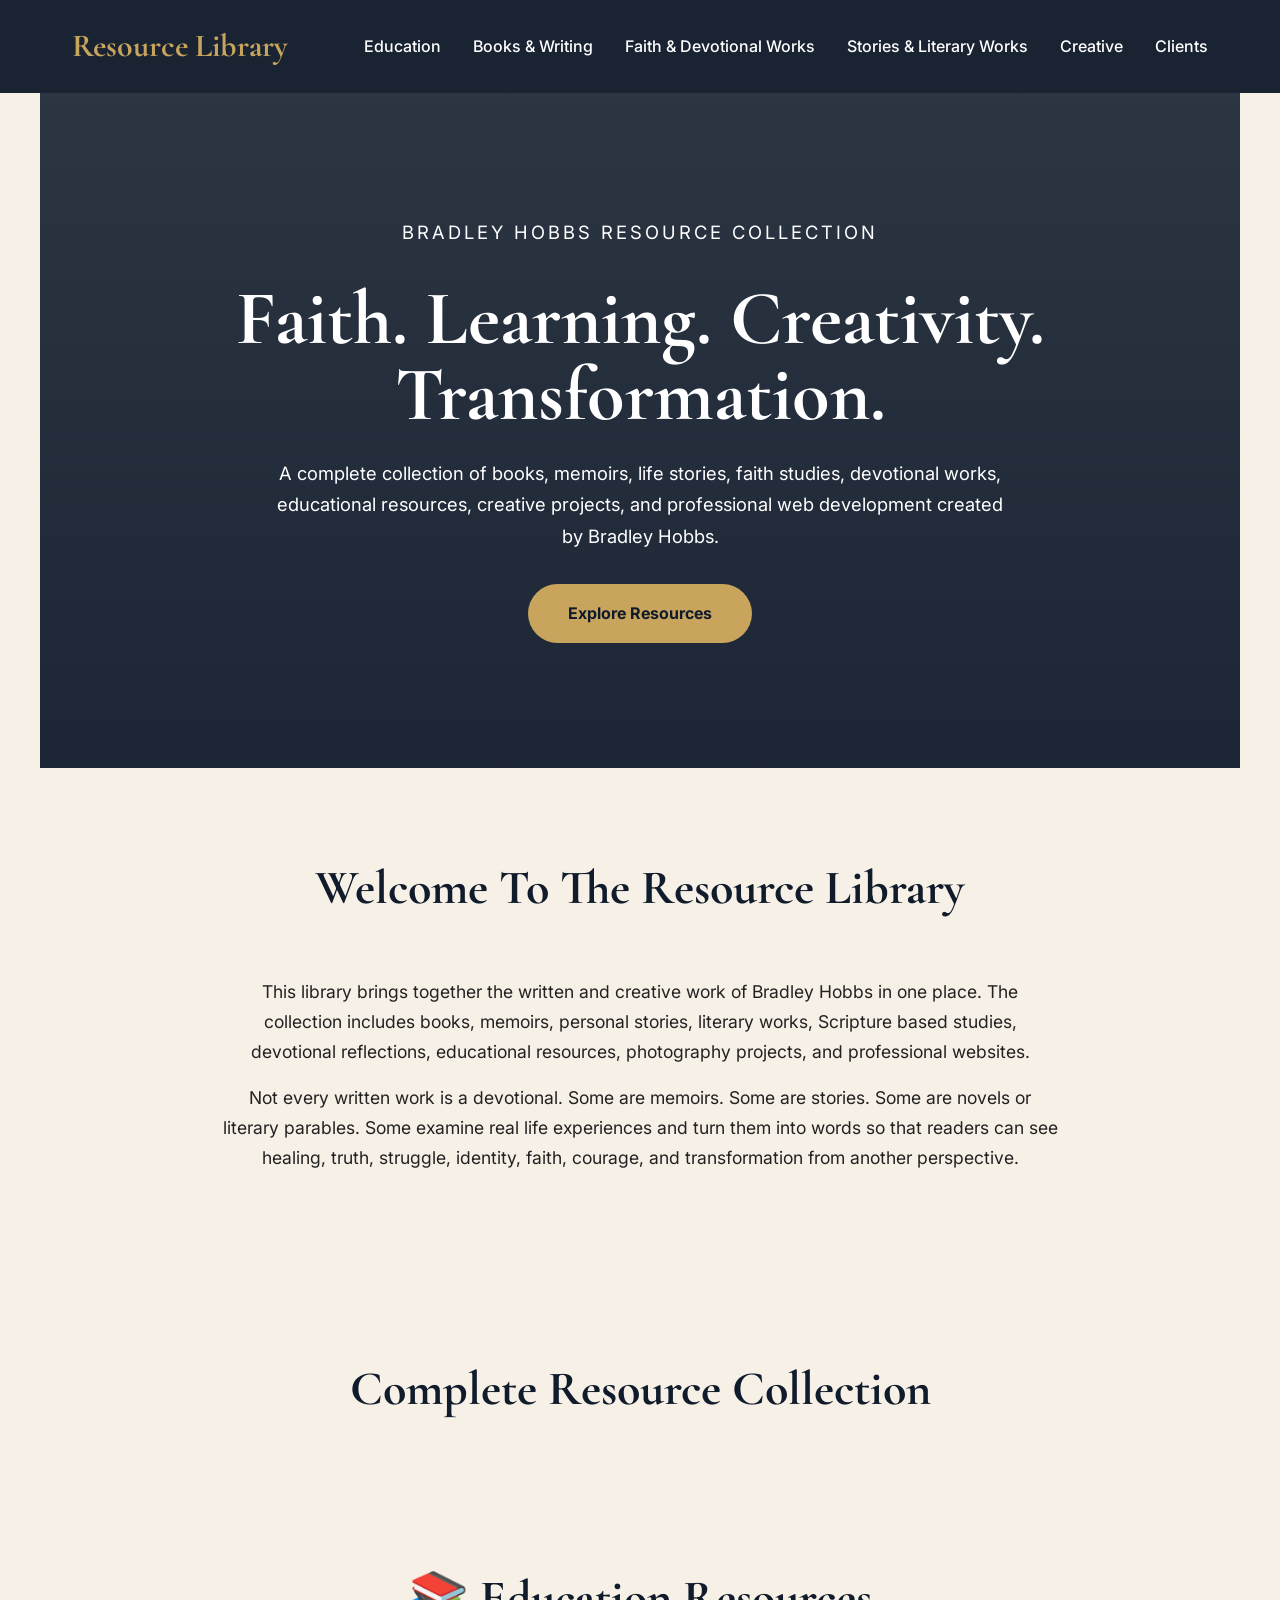
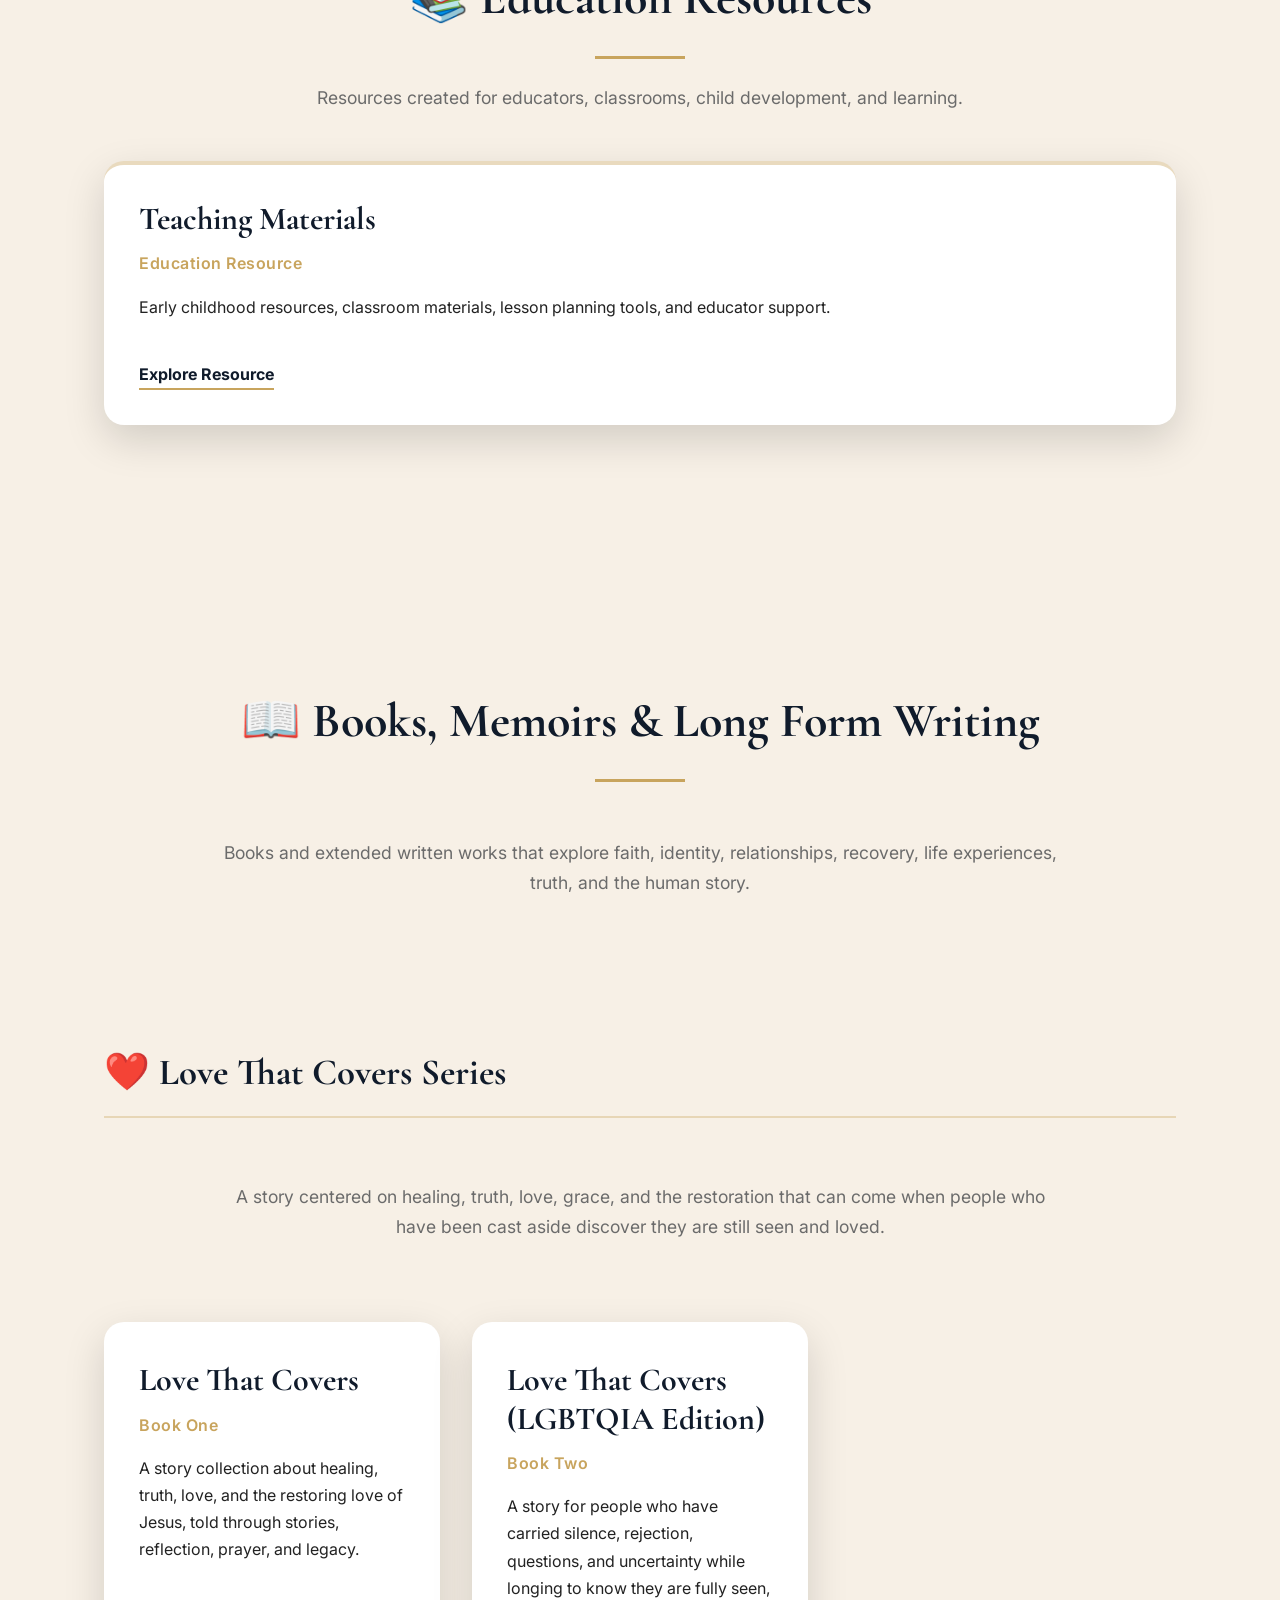
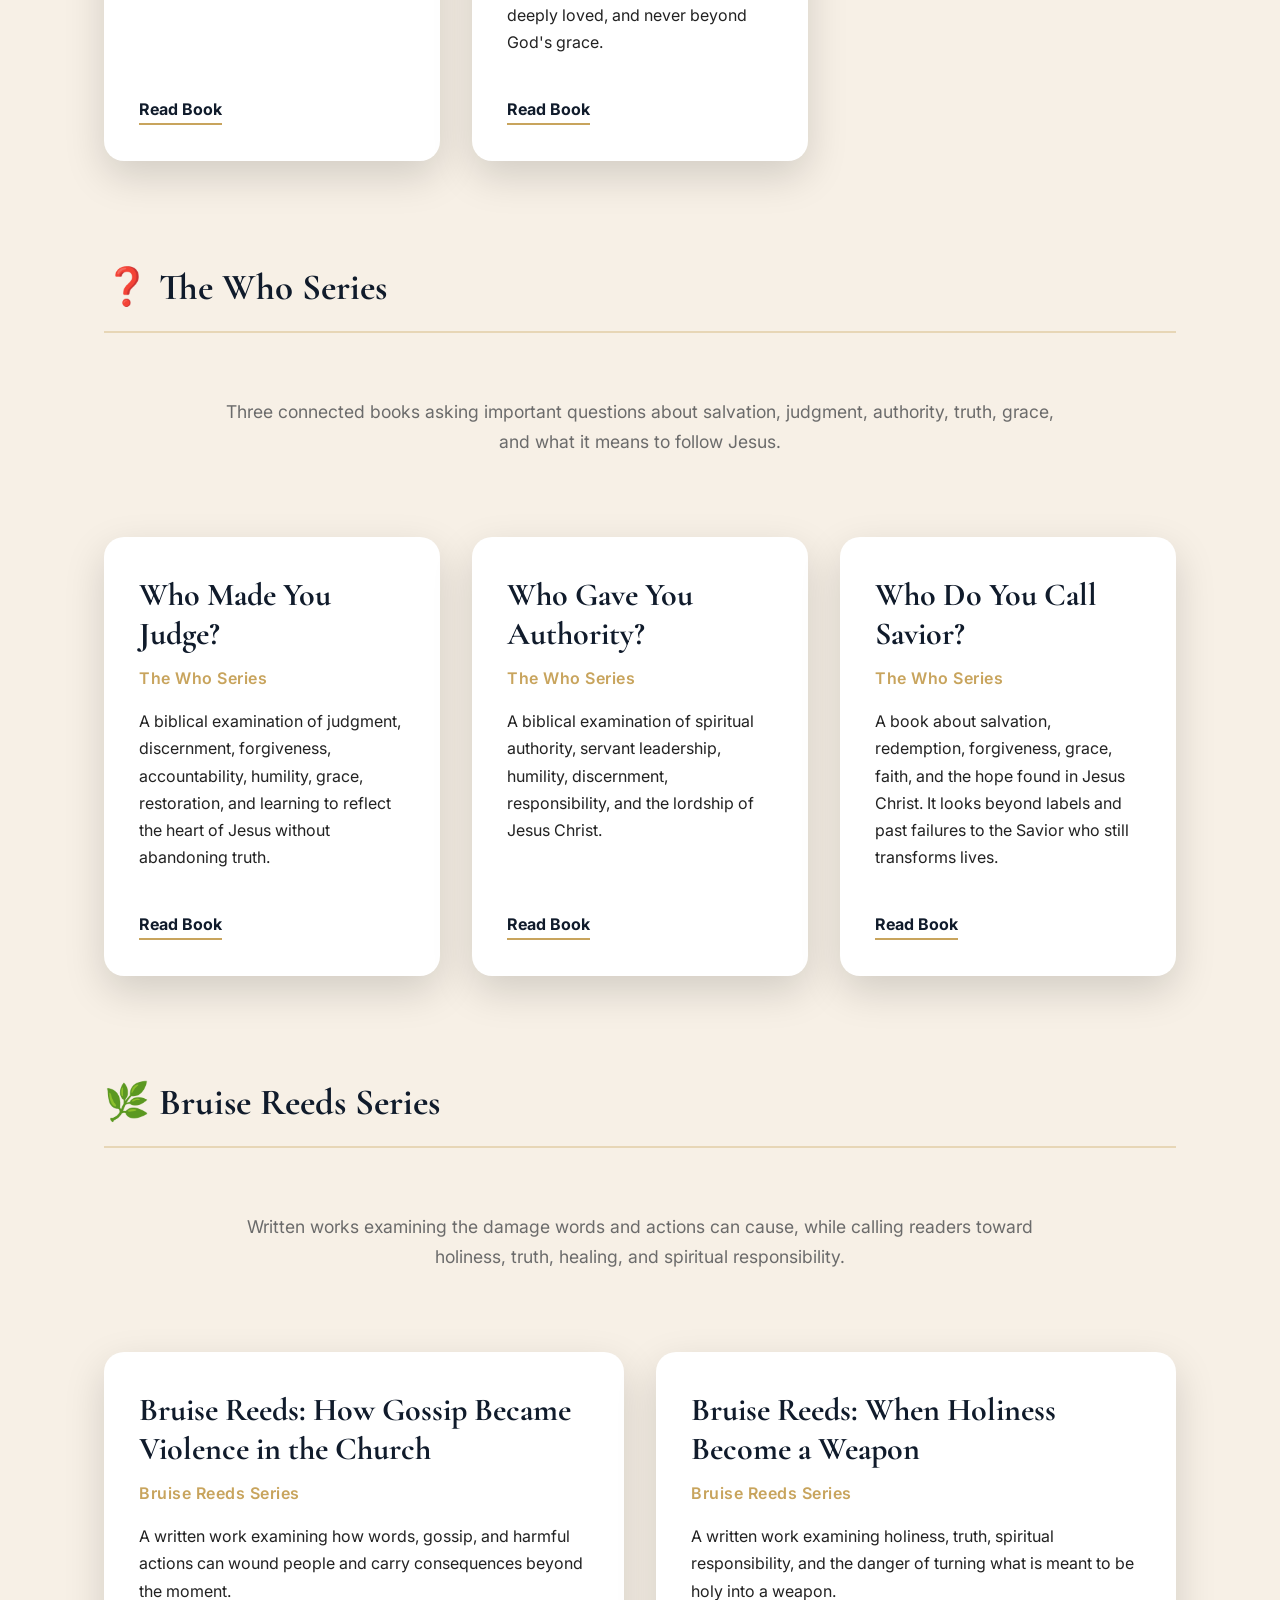
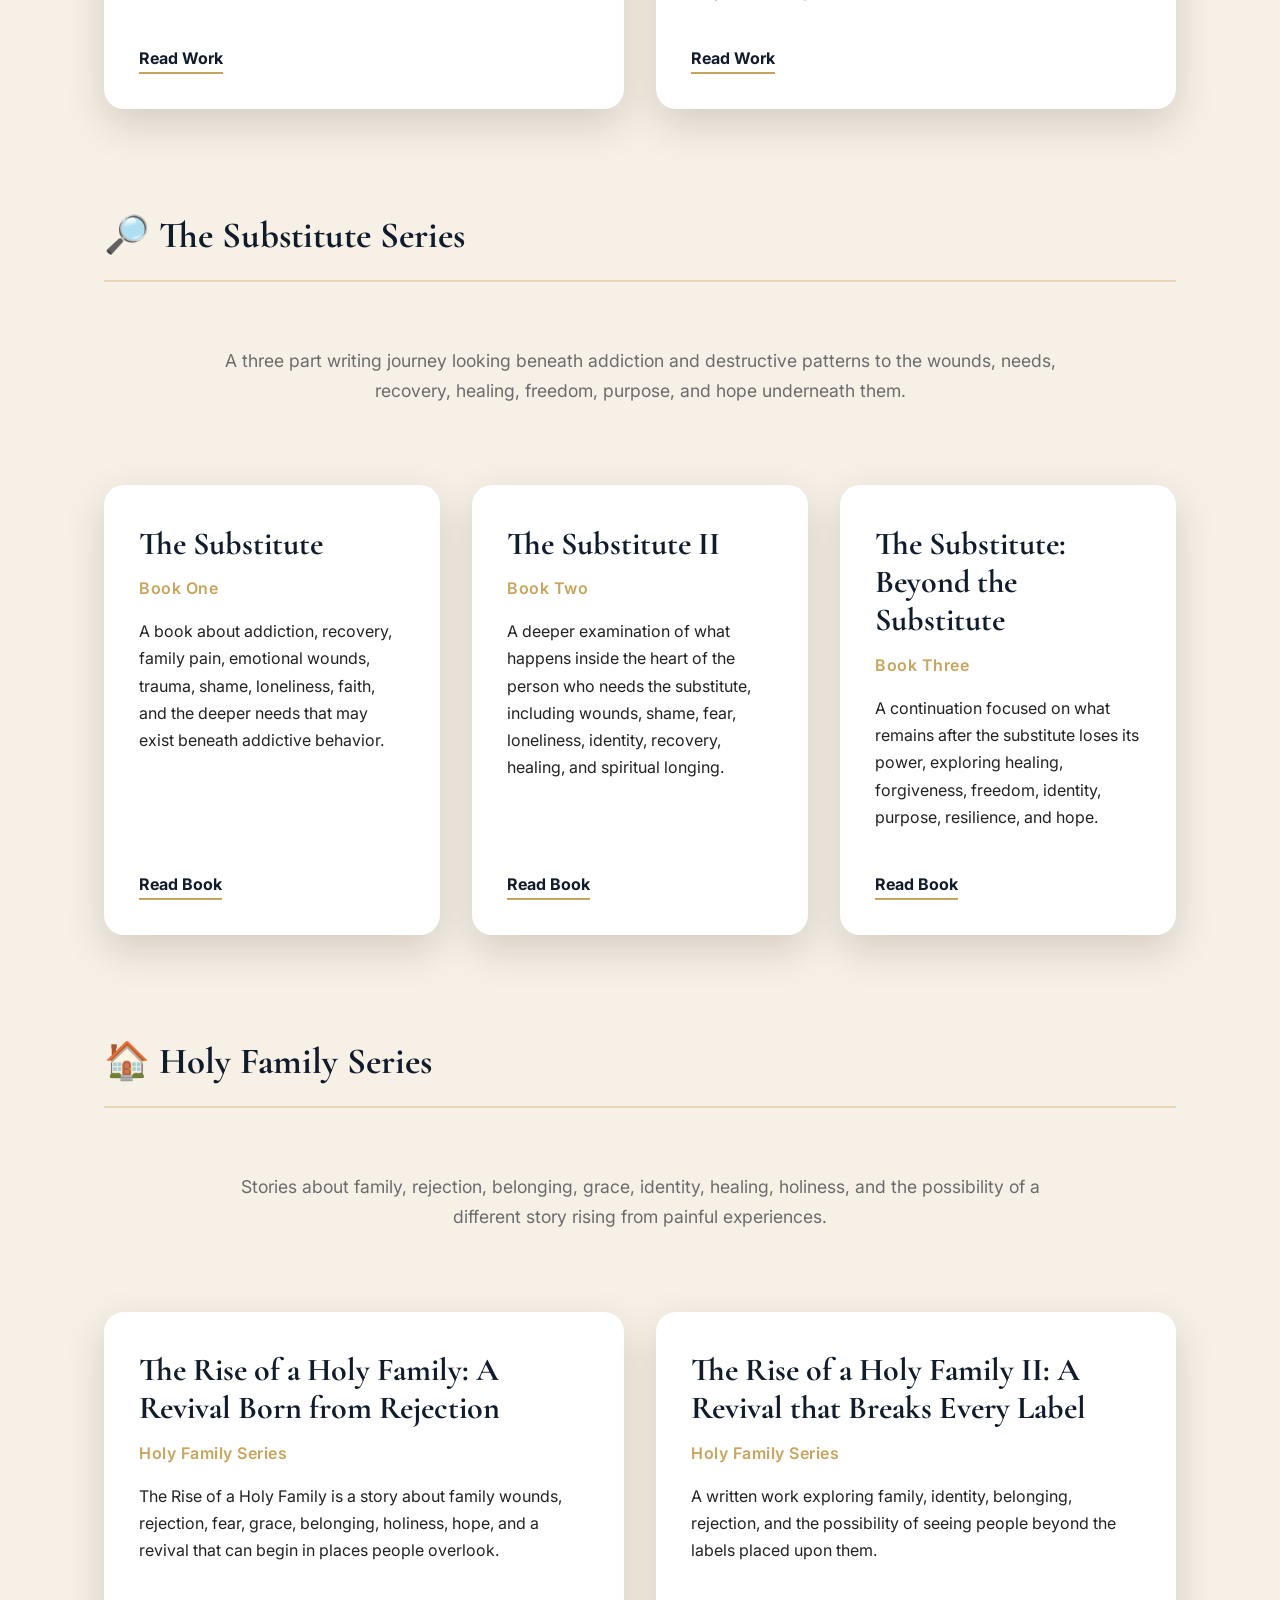
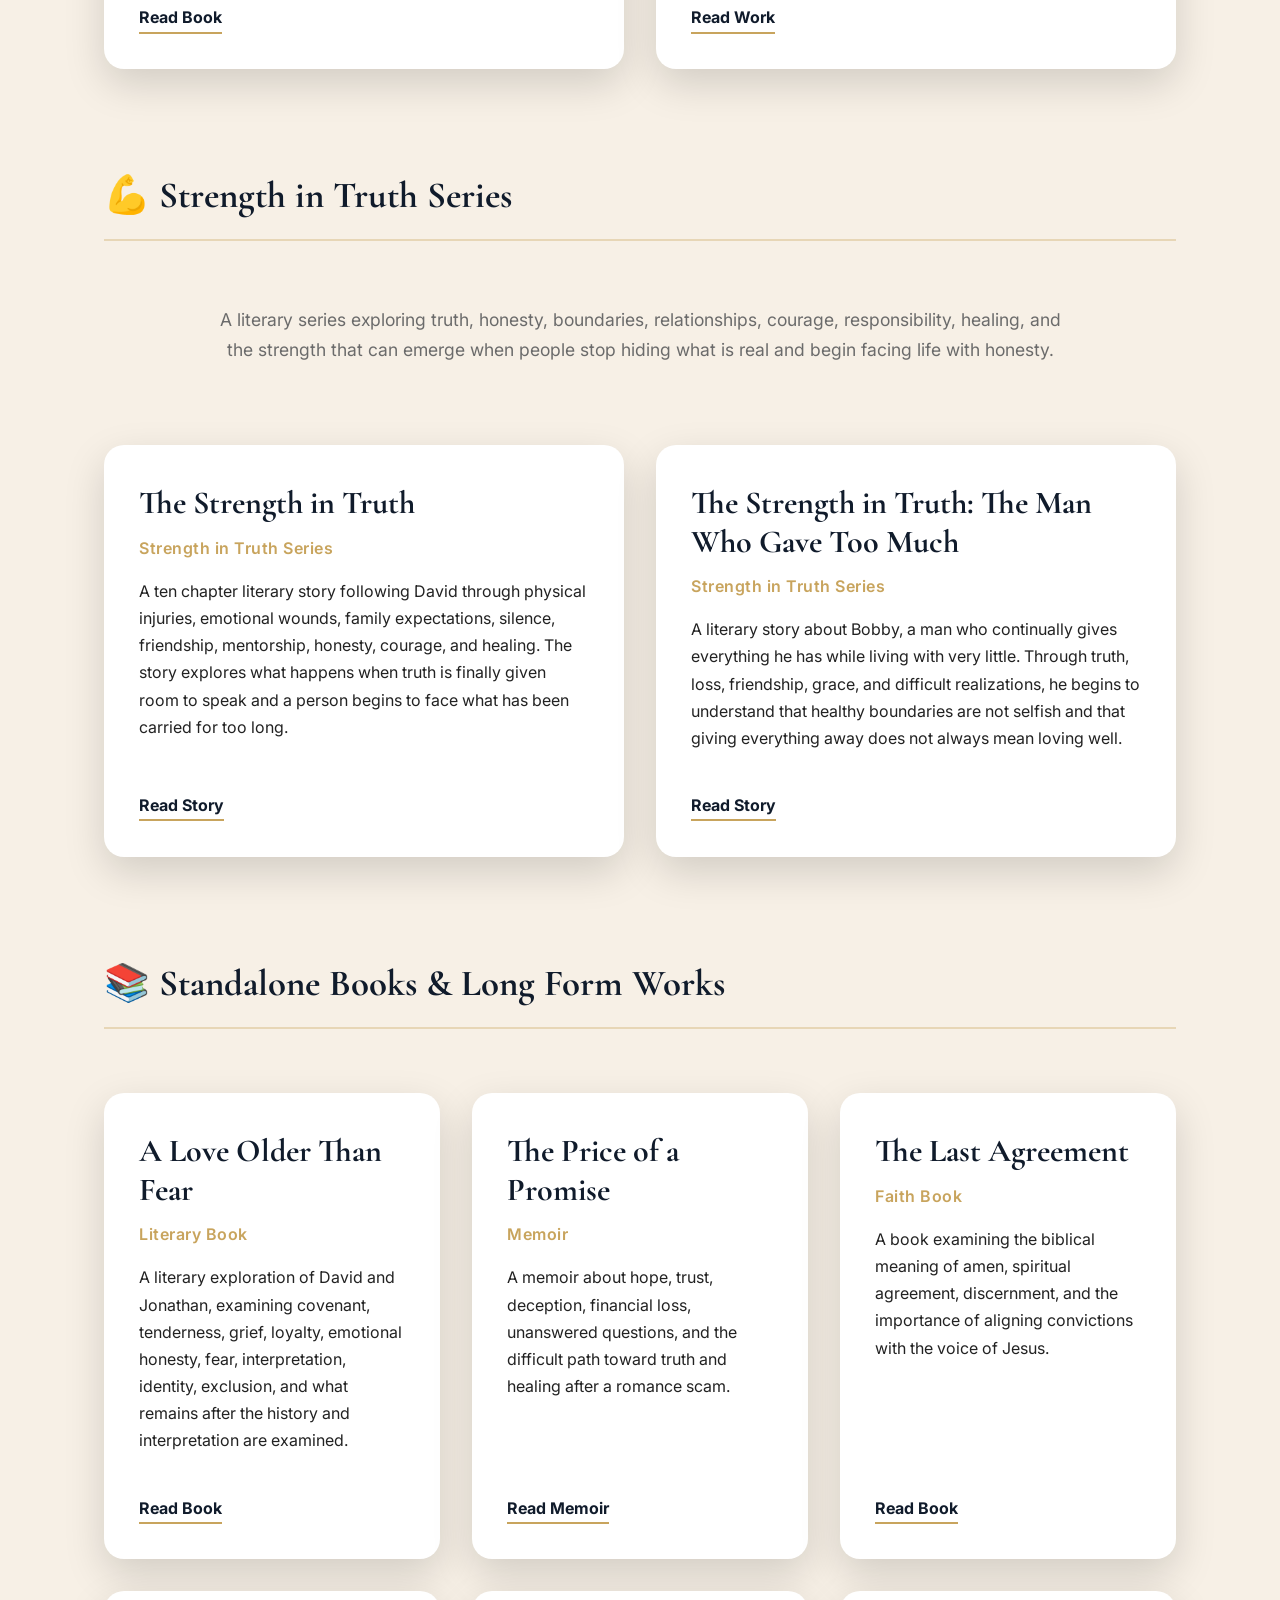
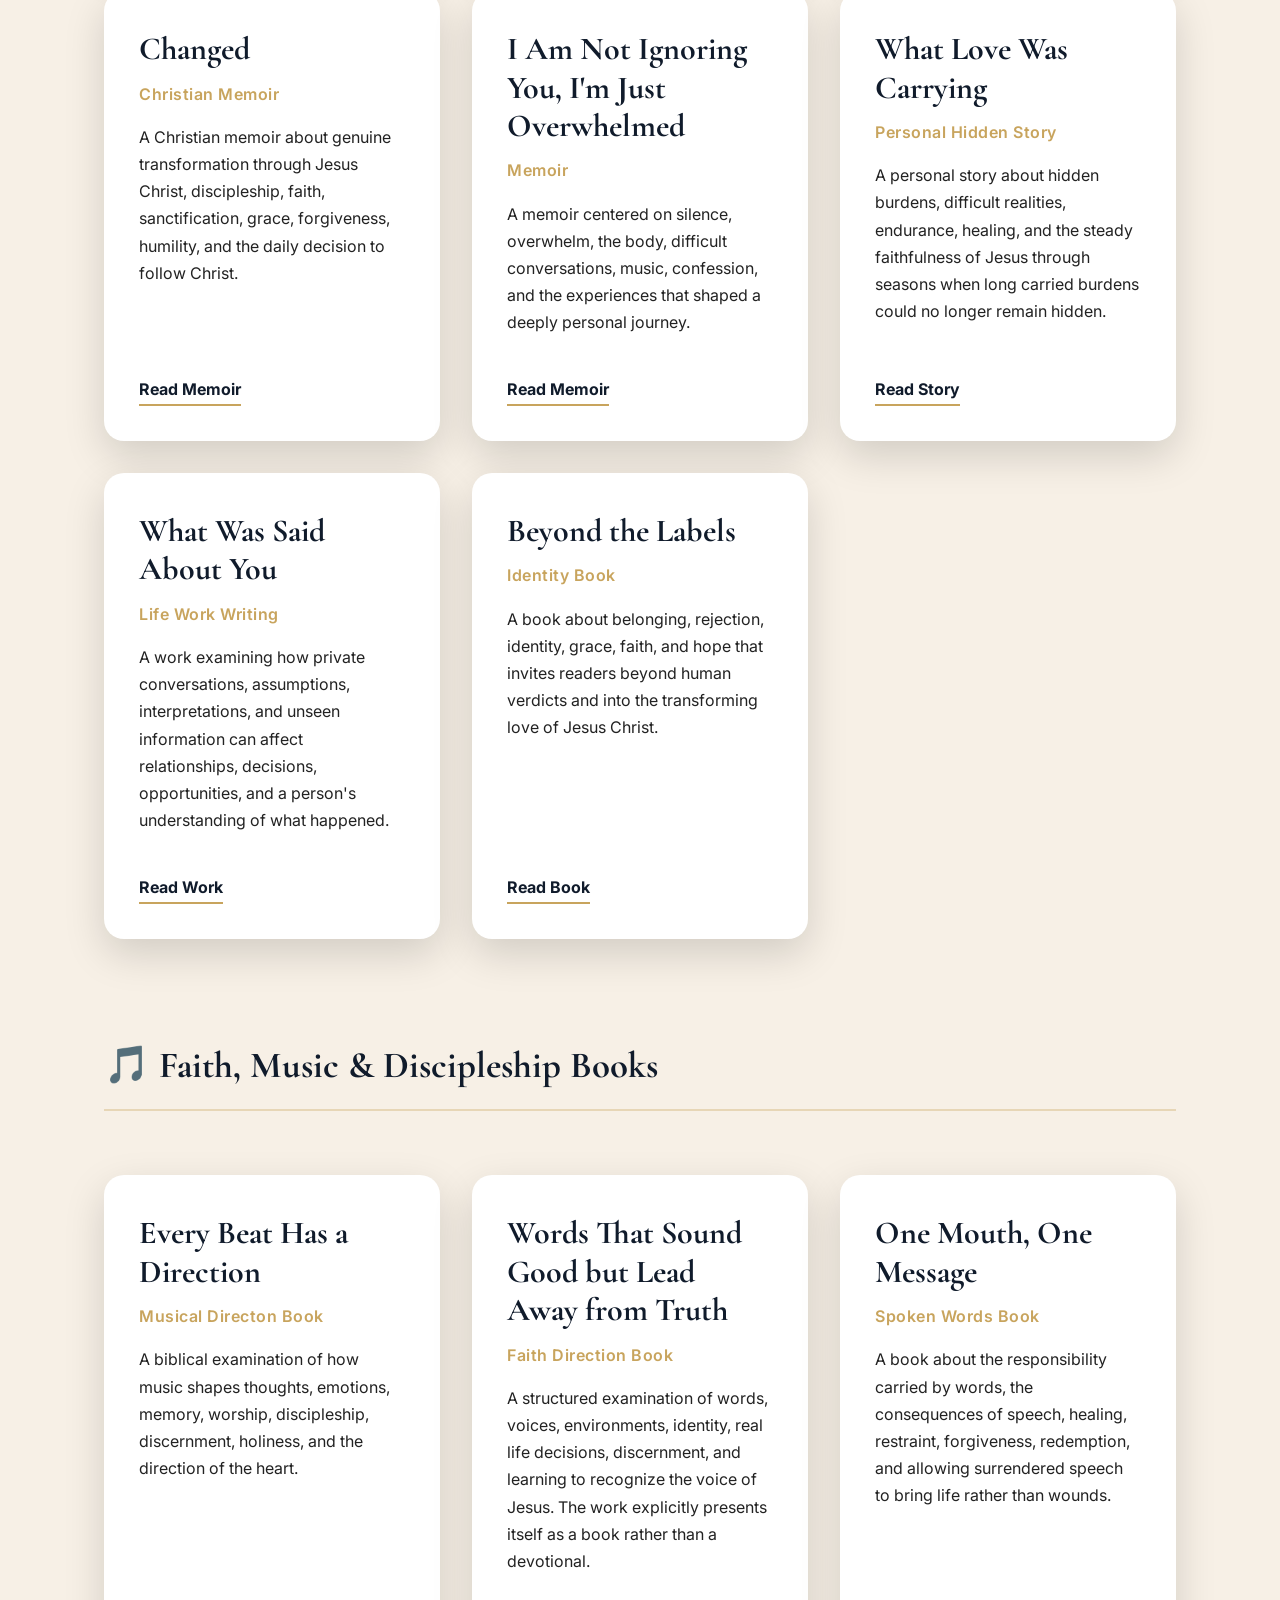
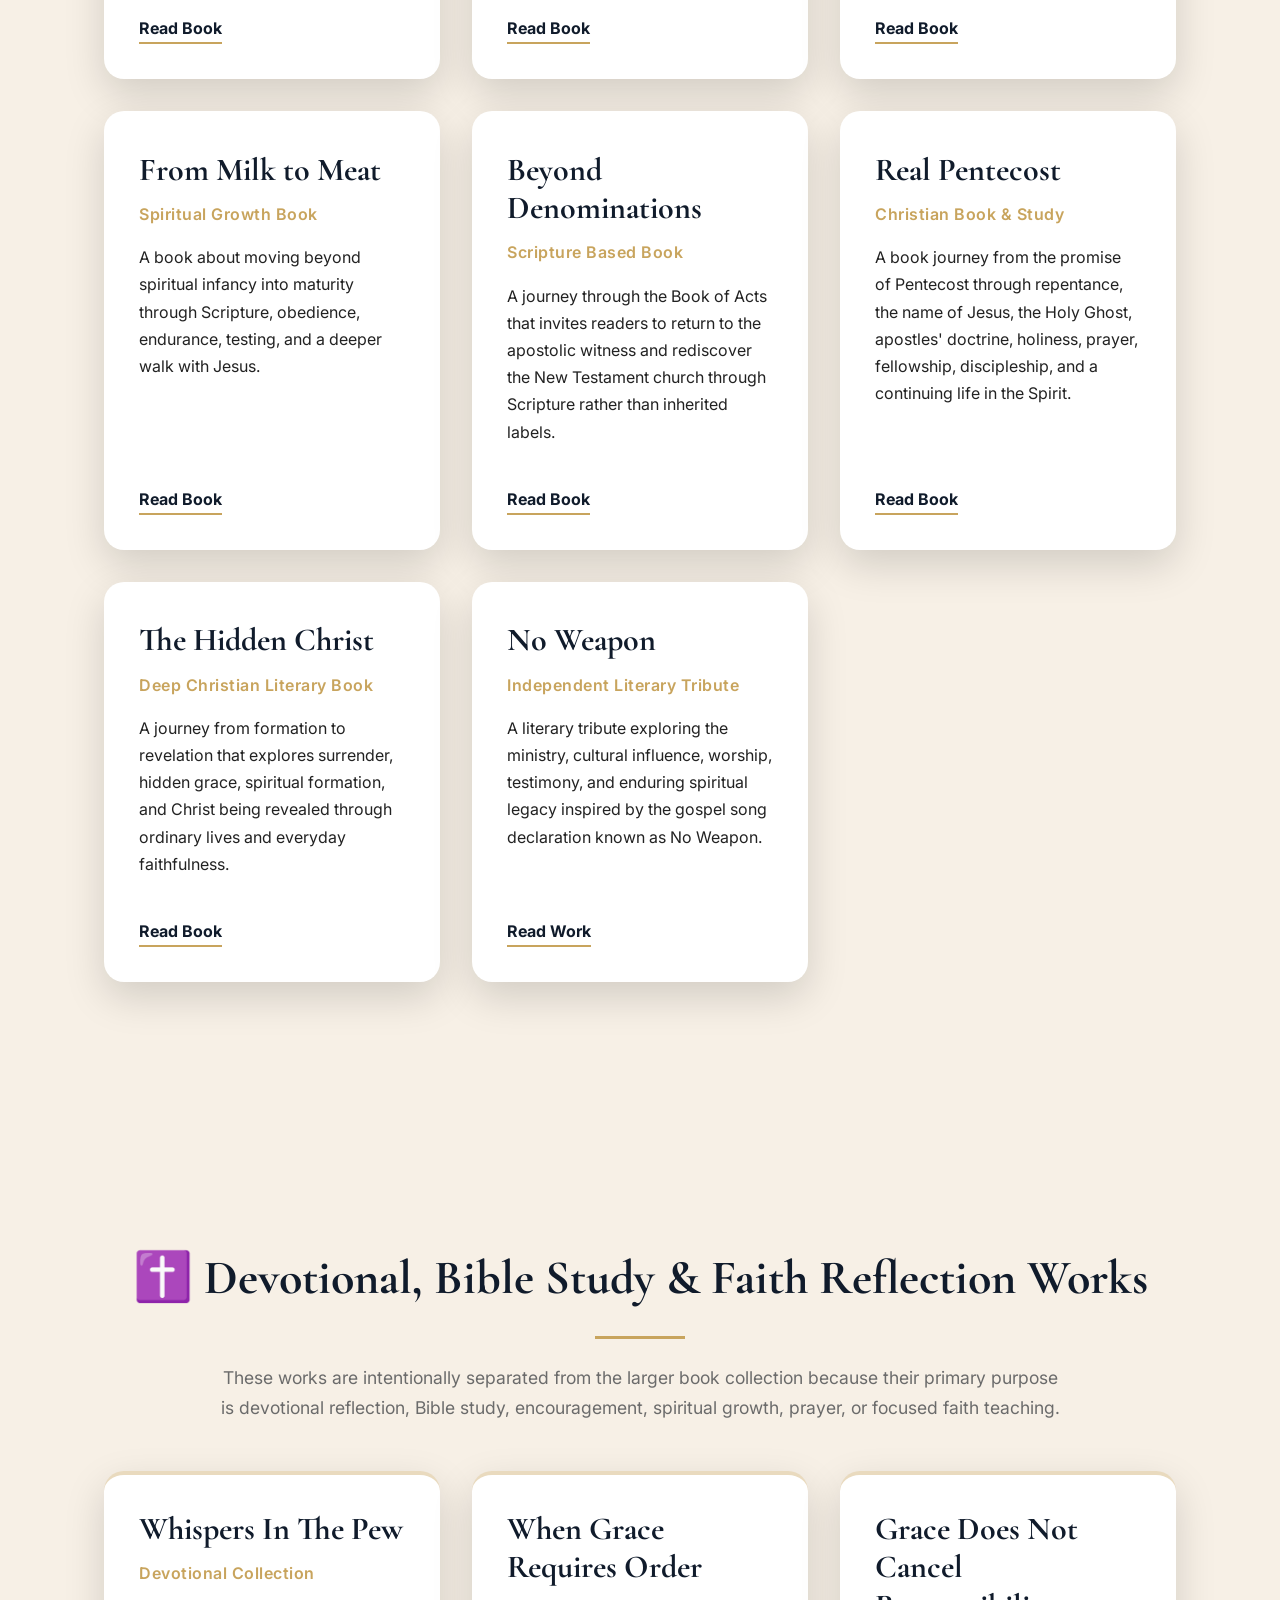
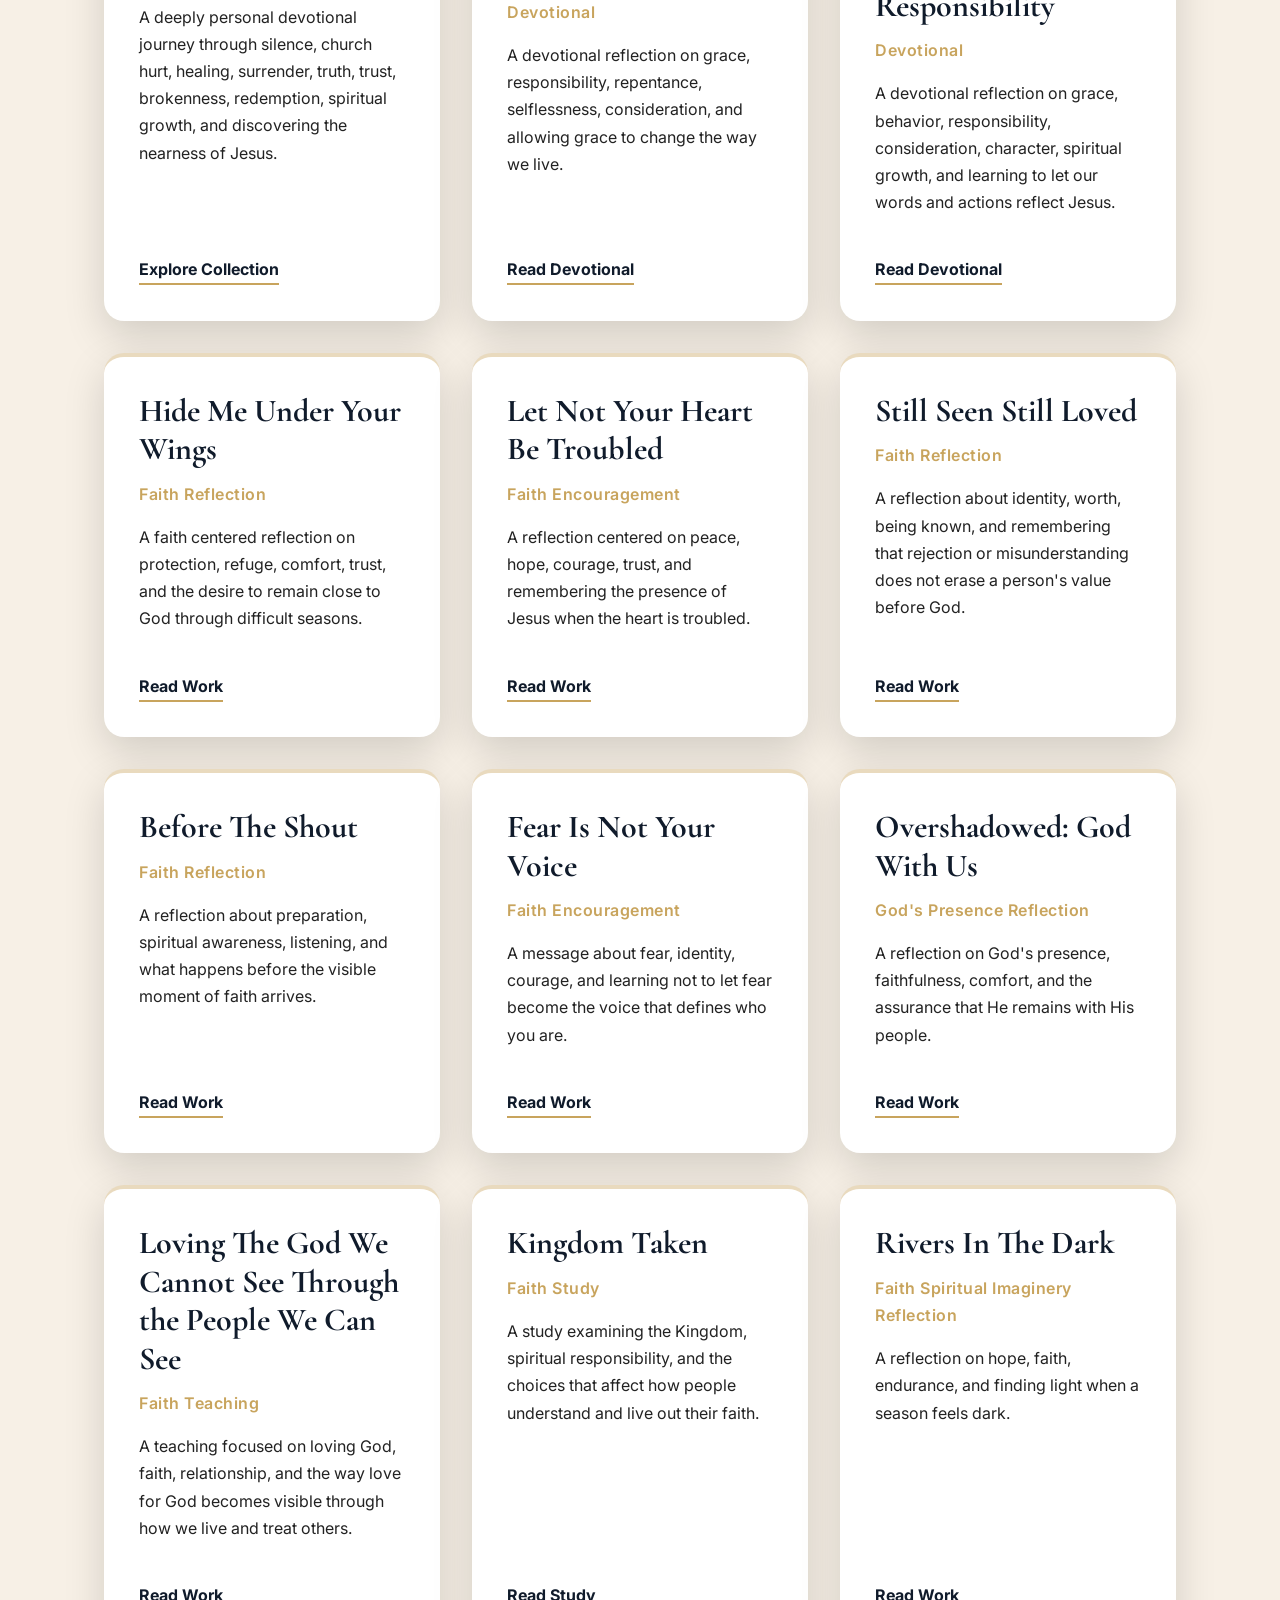
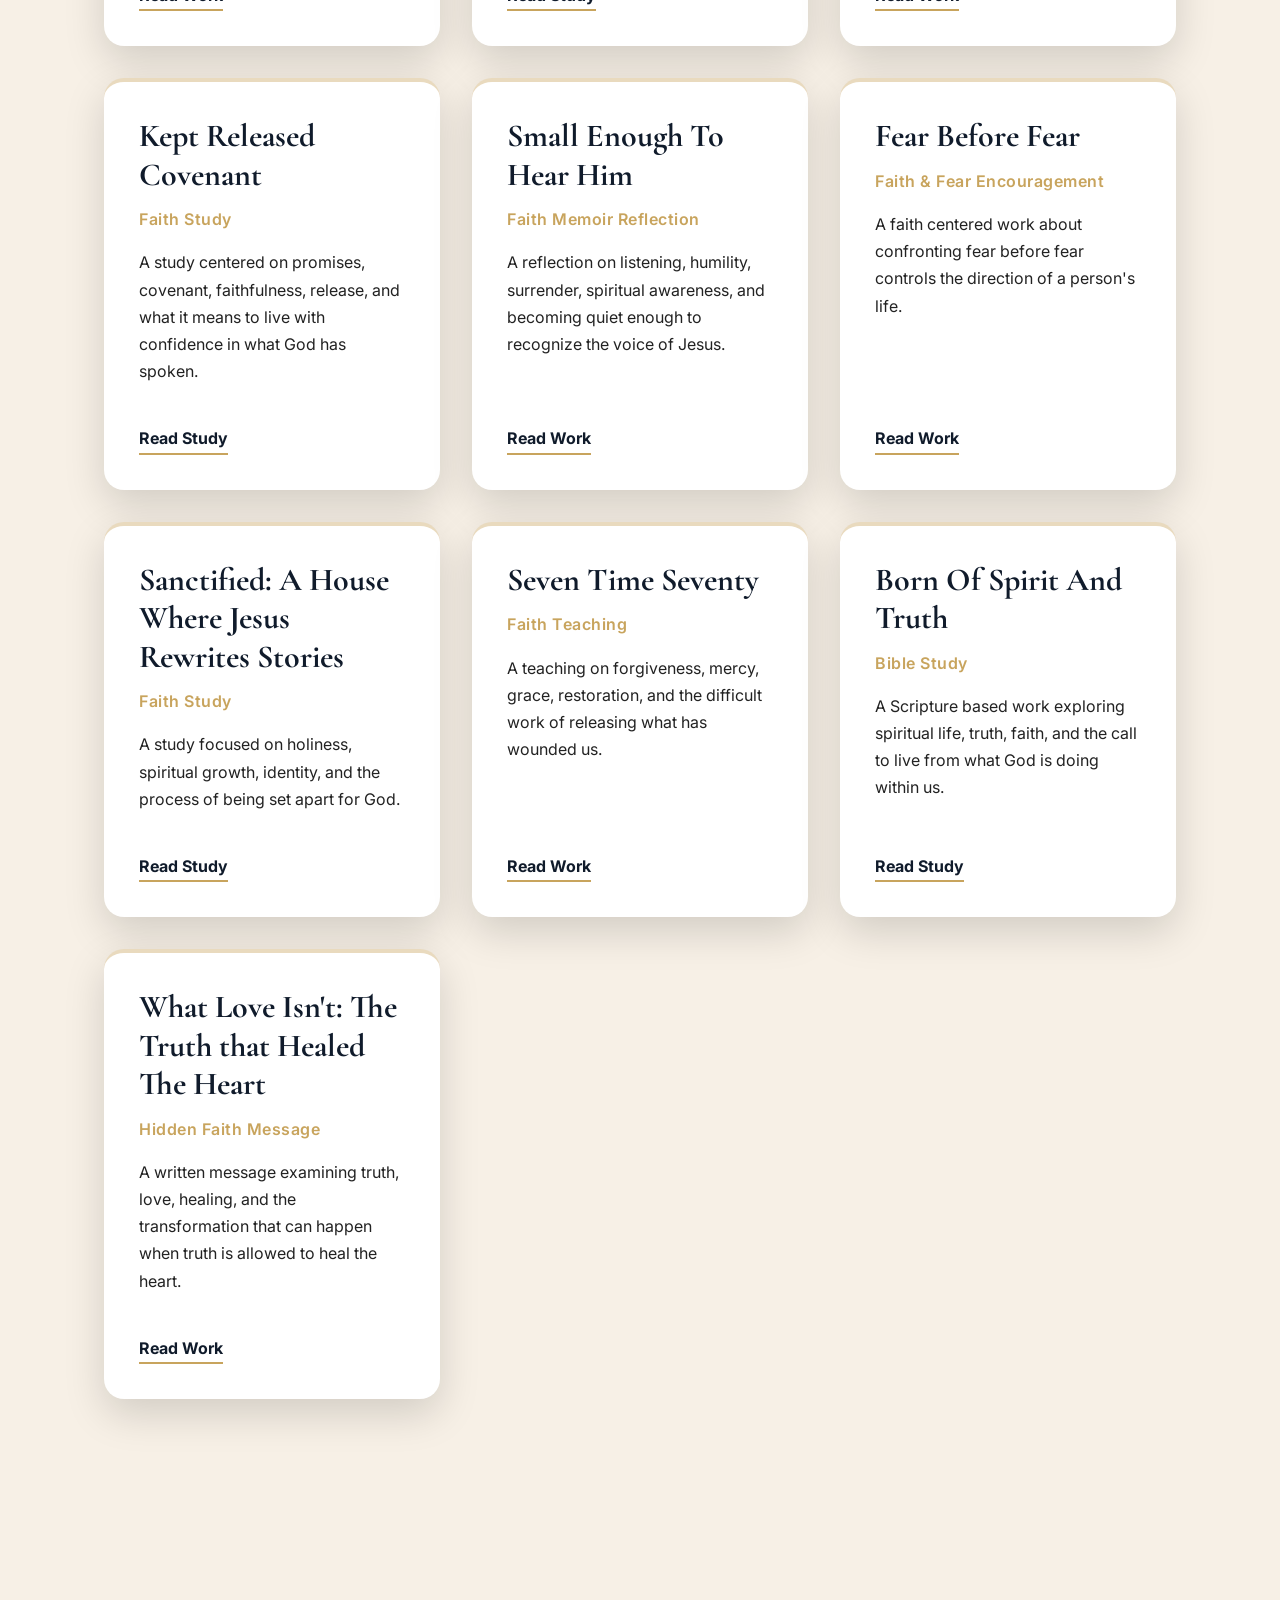
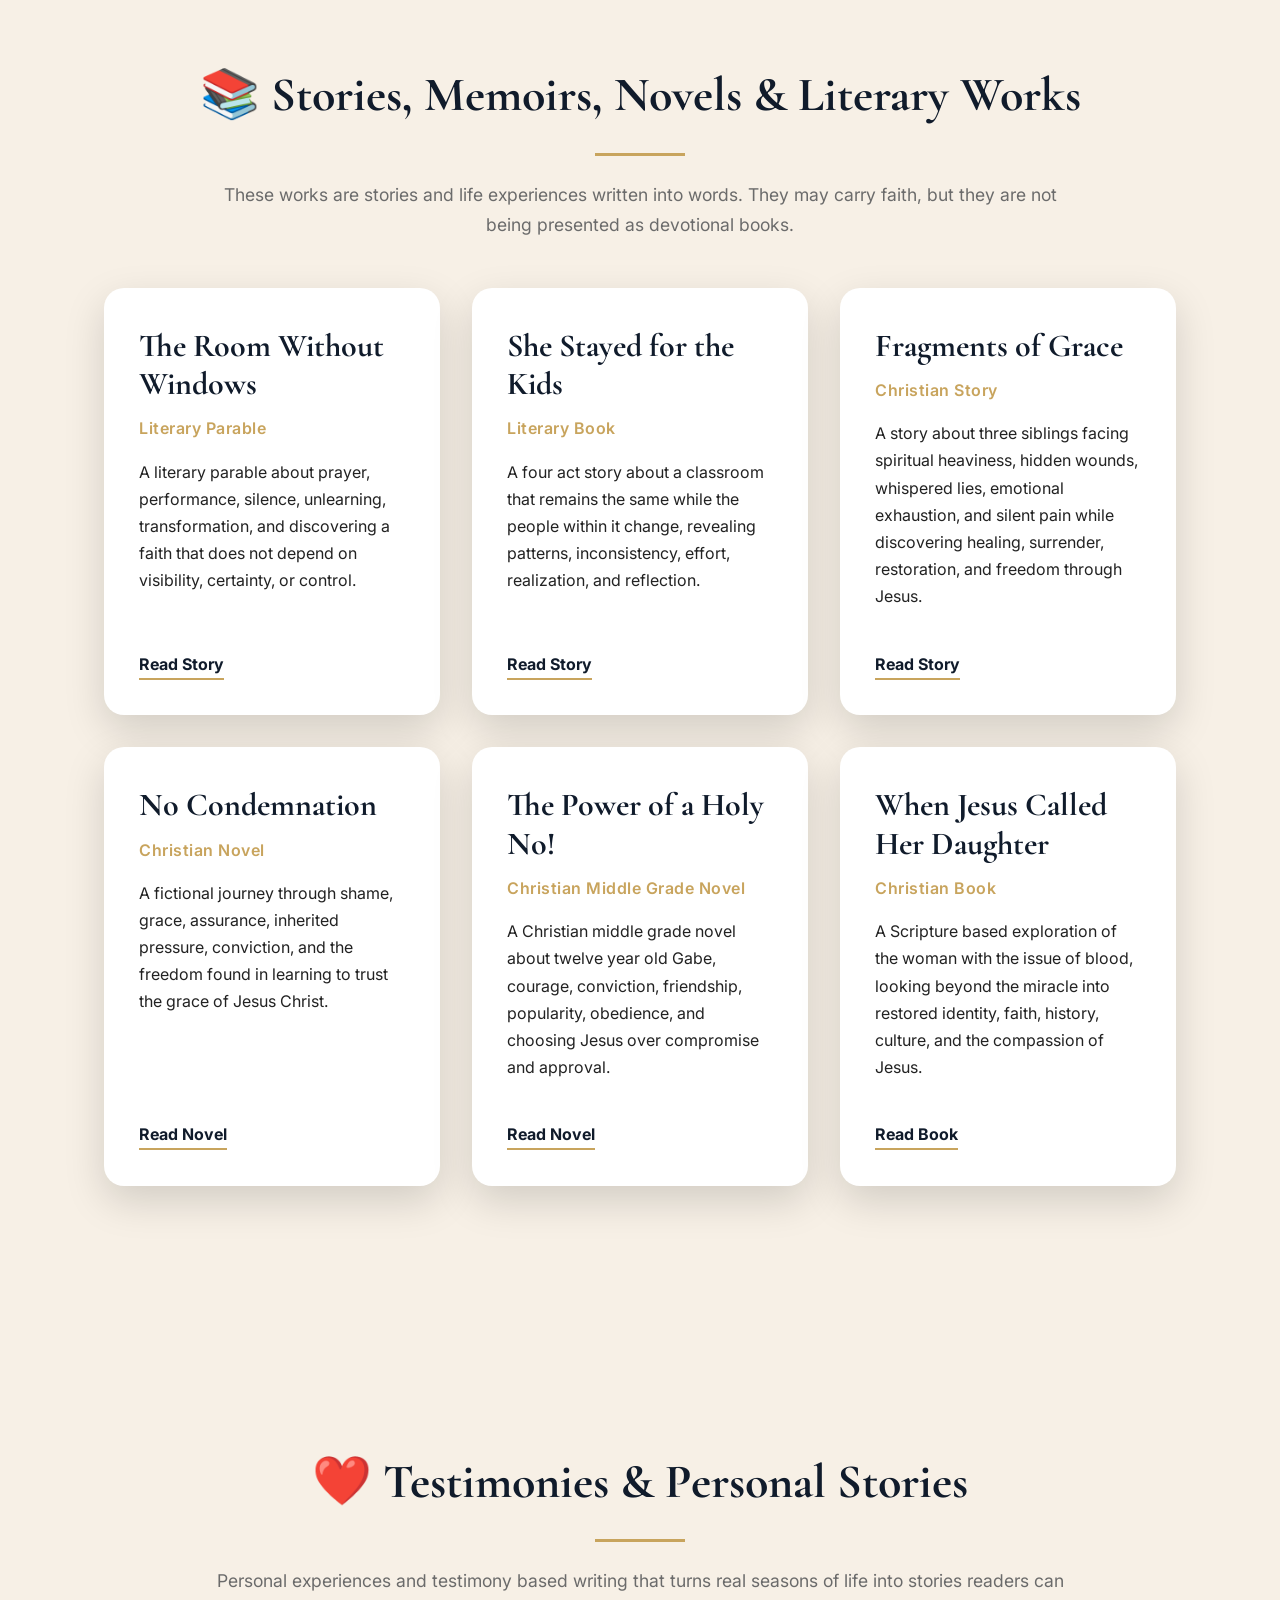
<file: index.html>
<!DOCTYPE html>
<html lang="en">
<head>
<meta charset="UTF-8">
<meta name="viewport" content="width=device-width, initial-scale=1.0">
<title>Resource Library | Bradley Hobbs</title>
<meta name="description" content="Explore Bradley Hobbs' complete resource library of books, memoirs, stories, faith studies, devotionals, educational resources, creative projects, and professional web development.">
<meta name="author" content="Bradley Hobbs">
<link rel="stylesheet" href="styles/resources.css">
</head>
<body>

<header class="header">
<nav class="navbar">
<a href="index.html" class="logo">Resource Library</a>
<button class="menu-toggle" aria-label="Open Menu">☰</button>
<ul class="nav-links">
<li><a href="#education">Education</a></li>
<li><a href="#books">Books &amp; Writing</a></li>
<li><a href="#faith">Faith &amp; Devotional Works</a></li>
<li><a href="#stories">Stories &amp; Literary Works</a></li>
<li><a href="#creative">Creative</a></li>
<li><a href="#clients">Clients</a></li>
</ul>
</nav>
</header>

<main>

<section class="hero">
<div class="hero-content">
<p class="eyebrow">Bradley Hobbs Resource Collection</p>
<h1>Faith. Learning. Creativity. Transformation.</h1>
<p>A complete collection of books, memoirs, life stories, faith studies, devotional works, educational resources, creative projects, and professional web development created by Bradley Hobbs.</p>
<a href="#directory" class="button">Explore Resources</a>
</div>
</section>

<section class="intro">
<h2>Welcome To The Resource Library</h2>
<p>This library brings together the written and creative work of Bradley Hobbs in one place. The collection includes books, memoirs, personal stories, literary works, Scripture based studies, devotional reflections, educational resources, photography projects, and professional websites.</p>
<p>Not every written work is a devotional. Some are memoirs. Some are stories. Some are novels or literary parables. Some examine real life experiences and turn them into words so that readers can see healing, truth, struggle, identity, faith, courage, and transformation from another perspective.</p>
</section>

<section id="directory" class="directory">
<h2>Complete Resource Collection</h2>

<section id="education" class="resource-category">
<h3>📚 Education Resources</h3>
<p>Resources created for educators, classrooms, child development, and learning.</p>
<div class="resource-grid">
<article class="resource-card">
<h4>Teaching Materials</h4>
<span>Education Resource</span>
<p>Early childhood resources, classroom materials, lesson planning tools, and educator support.</p>
<a href="https://brad-hobbswd.github.io/teaching-materials/" target="_blank" rel="noopener noreferrer">Explore Resource</a>
</article>
</div>
</section>

<section id="books" class="resource-category">
<h3>📖 Books, Memoirs &amp; Long Form Writing</h3>
<p>Books and extended written works that explore faith, identity, relationships, recovery, life experiences, truth, and the human story.</p>

<h4 class="collection-title">❤️ Love That Covers Series</h4>
<p class="series-description">A story centered on healing, truth, love, grace, and the restoration that can come when people who have been cast aside discover they are still seen and loved.</p>
<div class="resource-grid">
<article class="resource-card"><h4>Love That Covers</h4><span>Book One</span><p>A story collection about healing, truth, love, and the restoring love of Jesus, told through stories, reflection, prayer, and legacy.</p><a href="https://brad-hobbswd.github.io/love-that-covers/" target="_blank" rel="noopener noreferrer">Read Book</a></article>
<article class="resource-card"><h4>Love That Covers (LGBTQIA Edition)</h4><span>Book Two</span><p>A story for people who have carried silence, rejection, questions, and uncertainty while longing to know they are fully seen, deeply loved, and never beyond God's grace.</p><a href="https://brad-hobbswd.github.io/love-that-covers-lgbtqia/" target="_blank" rel="noopener noreferrer">Read Book</a></article>
</div>

<h4 class="collection-title">❓ The Who Series</h4>
<p class="series-description">Three connected books asking important questions about salvation, judgment, authority, truth, grace, and what it means to follow Jesus.</p>
<div class="resource-grid">

<article class="resource-card"><h4>Who Made You Judge?</h4><span>The Who Series</span><p>A biblical examination of judgment, discernment, forgiveness, accountability, humility, grace, restoration, and learning to reflect the heart of Jesus without abandoning truth.</p><a href="https://brad-hobbswd.github.io/who-made-you-judge/" target="_blank" rel="noopener noreferrer">Read Book</a></article>
<article class="resource-card"><h4>Who Gave You Authority?</h4><span>The Who Series</span><p>A biblical examination of spiritual authority, servant leadership, humility, discernment, responsibility, and the lordship of Jesus Christ.</p><a href="https://brad-hobbswd.github.io/who-gave-you-authority/" target="_blank" rel="noopener noreferrer">Read Book</a></article>
<article class="resource-card"><h4>Who Do You Call Savior?</h4><span>The Who Series</span><p>A book about salvation, redemption, forgiveness, grace, faith, and the hope found in Jesus Christ. It looks beyond labels and past failures to the Savior who still transforms lives.</p><a href="https://brad-hobbswd.github.io/who-do-you-call-savior/" target="_blank" rel="noopener noreferrer">Read Book</a></article>
</div>

<h4 class="collection-title">🌿 Bruise Reeds Series</h4>
<p class="series-description">Written works examining the damage words and actions can cause, while calling readers toward holiness, truth, healing, and spiritual responsibility.</p>
<div class="resource-grid">
<article class="resource-card"><h4>Bruise Reeds: How Gossip Became Violence in the Church</h4><span>Bruise Reeds Series</span><p>A written work examining how words, gossip, and harmful actions can wound people and carry consequences beyond the moment.</p><a href="https://brad-hobbswd.github.io/bruise-reeds-gossip-violence/" target="_blank" rel="noopener noreferrer">Read Work</a></article>
<article class="resource-card"><h4>Bruise Reeds: When Holiness Become a Weapon</h4><span>Bruise Reeds Series</span><p>A written work examining holiness, truth, spiritual responsibility, and the danger of turning what is meant to be holy into a weapon.</p><a href="https://brad-hobbswd.github.io/bruise-reeds-holiness-weapon/" target="_blank" rel="noopener noreferrer">Read Work</a></article>
</div>

<h4 class="collection-title">🔎 The Substitute Series</h4>
<p class="series-description">A three part writing journey looking beneath addiction and destructive patterns to the wounds, needs, recovery, healing, freedom, purpose, and hope underneath them.</p>
<div class="resource-grid">
<article class="resource-card"><h4>The Substitute</h4><span>Book One</span><p>A book about addiction, recovery, family pain, emotional wounds, trauma, shame, loneliness, faith, and the deeper needs that may exist beneath addictive behavior.</p><a href="https://brad-hobbswd.github.io/the-substitute/" target="_blank" rel="noopener noreferrer">Read Book</a></article>
<article class="resource-card"><h4>The Substitute II</h4><span>Book Two</span><p>A deeper examination of what happens inside the heart of the person who needs the substitute, including wounds, shame, fear, loneliness, identity, recovery, healing, and spiritual longing.</p><a href="https://brad-hobbswd.github.io/the-sub-2/" target="_blank" rel="noopener noreferrer">Read Book</a></article>
<article class="resource-card"><h4>The Substitute: Beyond the Substitute</h4><span>Book Three</span><p>A continuation focused on what remains after the substitute loses its power, exploring healing, forgiveness, freedom, identity, purpose, resilience, and hope.</p><a href="https://brad-hobbswd.github.io/the-sub-3/" target="_blank" rel="noopener noreferrer">Read Book</a></article>
</div>

<h4 class="collection-title">🏠 Holy Family Series</h4>
<p class="series-description">Stories about family, rejection, belonging, grace, identity, healing, holiness, and the possibility of a different story rising from painful experiences.</p>
<div class="resource-grid">
<article class="resource-card"><h4>The Rise of a Holy Family: A Revival Born from Rejection</h4><span>Holy Family Series</span><p>The Rise of a Holy Family is a story about family wounds, rejection, fear, grace, belonging, holiness, hope, and a revival that can begin in places people overlook.</p><a href="https://brad-hobbswd.github.io/holy-family-rejection/" target="_blank" rel="noopener noreferrer">Read Book</a></article>
<article class="resource-card"><h4>The Rise of a Holy Family II: A Revival that Breaks Every Label</h4><span>Holy Family Series</span><p>A written work exploring family, identity, belonging, rejection, and the possibility of seeing people beyond the labels placed upon them.</p><a href="https://brad-hobbswd.github.io/holy-family-breaks-every-label/" target="_blank" rel="noopener noreferrer">Read Work</a></article>
</div>

<h4 class="collection-title">💪 Strength in Truth Series</h4>

<p class="series-description">
A literary series exploring truth, honesty, boundaries,
relationships, courage, responsibility, healing, and the
strength that can emerge when people stop hiding what is
real and begin facing life with honesty.
</p>

<div class="resource-grid">

<article class="resource-card">

<h4>
The Strength in Truth
</h4>

<span>
Strength in Truth Series
</span>

<p>
A ten chapter literary story following David through
physical injuries, emotional wounds, family expectations,
silence, friendship, mentorship, honesty, courage, and
healing. The story explores what happens when truth is
finally given room to speak and a person begins to face
what has been carried for too long.
</p>

<a href="https://brad-hobbswd.github.io/strength-of-the-truth/"
target="_blank"
rel="noopener noreferrer">
Read Story
</a>

</article>

<article class="resource-card">

<h4>
The Strength in Truth: The Man Who Gave Too Much
</h4>

<span>
Strength in Truth Series
</span>

<p>
A literary story about Bobby, a man who continually gives
everything he has while living with very little. Through
truth, loss, friendship, grace, and difficult realizations,
he begins to understand that healthy boundaries are not
selfish and that giving everything away does not always
mean loving well.
</p>

<a href="https://brad-hobbswd.github.io/strengthtruth-man-who-gave-too-much/"
target="_blank"
rel="noopener noreferrer">
Read Story
</a>

</article>




</div>

<h4 class="collection-title">📚 Standalone Books &amp; Long Form Works</h4>
<div class="resource-grid">
<article class="resource-card"><h4>A Love Older Than Fear</h4><span>Literary Book</span><p>A literary exploration of David and Jonathan, examining covenant, tenderness, grief, loyalty, emotional honesty, fear, interpretation, identity, exclusion, and what remains after the history and interpretation are examined.</p><a href="https://brad-hobbswd.github.io/A-Love-older-ThanFear/" target="_blank" rel="noopener noreferrer">Read Book</a></article>
<article class="resource-card"><h4>The Price of a Promise</h4><span>Memoir</span><p>A memoir about hope, trust, deception, financial loss, unanswered questions, and the difficult path toward truth and healing after a romance scam.</p><a href="https://brad-hobbswd.github.io/priceOfpromise/" target="_blank" rel="noopener noreferrer">Read Memoir</a></article>
<article class="resource-card"><h4>The Last Agreement</h4><span>Faith Book</span><p>A book examining the biblical meaning of amen, spiritual agreement, discernment, and the importance of aligning convictions with the voice of Jesus.</p><a href="https://brad-hobbswd.github.io/last-agreement-amen/" target="_blank" rel="noopener noreferrer">Read Book</a></article>
<article class="resource-card"><h4>Changed</h4><span>Christian Memoir</span><p>A Christian memoir about genuine transformation through Jesus Christ, discipleship, faith, sanctification, grace, forgiveness, humility, and the daily decision to follow Christ.</p><a href="https://brad-hobbswd.github.io/changed/" target="_blank" rel="noopener noreferrer">Read Memoir</a></article>
<article class="resource-card"><h4>I Am Not Ignoring You, I'm Just Overwhelmed</h4><span>Memoir</span><p>A memoir centered on silence, overwhelm, the body, difficult conversations, music, confession, and the experiences that shaped a deeply personal journey.</p><a href="https://brad-hobbswd.github.io/ignore-overwhelmed-jason-memoir/" target="_blank" rel="noopener noreferrer">Read Memoir</a></article>
<article class="resource-card"><h4>What Love Was Carrying</h4><span>Personal Hidden Story</span><p>A personal story about hidden burdens, difficult realities, endurance, healing, and the steady faithfulness of Jesus through seasons when long carried burdens could no longer remain hidden.</p><a href="https://brad-hobbswd.github.io/lovecarryjesusseen/" target="_blank" rel="noopener noreferrer">Read Story</a></article>
<article class="resource-card"><h4>What Was Said About You</h4><span>Life Work Writing</span><p>A work examining how private conversations, assumptions, interpretations, and unseen information can affect relationships, decisions, opportunities, and a person's understanding of what happened.</p><a href="https://brad-hobbswd.github.io/what-they-said-about-you/" target="_blank" rel="noopener noreferrer">Read Work</a></article>
<article class="resource-card"><h4>Beyond the Labels</h4><span>Identity Book</span><p>A book about belonging, rejection, identity, grace, faith, and hope that invites readers beyond human verdicts and into the transforming love of Jesus Christ.</p><a href="https://brad-hobbswd.github.io/beyond-the-labels/" target="_blank" rel="noopener noreferrer">Read Book</a></article>
</div>

<h4 class="collection-title">🎵 Faith, Music &amp; Discipleship Books</h4>
<div class="resource-grid">
<article class="resource-card"><h4>Every Beat Has a Direction</h4><span>Musical Directon Book</span><p>A biblical examination of how music shapes thoughts, emotions, memory, worship, discipleship, discernment, holiness, and the direction of the heart.</p><a href="https://brad-hobbswd.github.io/every-beat-has-a-direction/" target="_blank" rel="noopener noreferrer">Read Book</a></article>
<article class="resource-card"><h4>Words That Sound Good but Lead Away from Truth</h4><span>Faith Direction Book</span><p>A structured examination of words, voices, environments, identity, real life decisions, discernment, and learning to recognize the voice of Jesus. The work explicitly presents itself as a book rather than a devotional.</p><a href="https://brad-hobbswd.github.io/Words-That-Sound-Good/" target="_blank" rel="noopener noreferrer">Read Book</a></article>
<article class="resource-card"><h4>One Mouth, One Message</h4><span>Spoken Words Book</span><p>A book about the responsibility carried by words, the consequences of speech, healing, restraint, forgiveness, redemption, and allowing surrendered speech to bring life rather than wounds.</p><a href="https://brad-hobbswd.github.io/onemouth-onemessage/" target="_blank" rel="noopener noreferrer">Read Book</a></article>
<article class="resource-card"><h4>From Milk to Meat</h4><span>Spiritual Growth Book</span><p>A book about moving beyond spiritual infancy into maturity through Scripture, obedience, endurance, testing, and a deeper walk with Jesus.</p><a href="https://brad-hobbswd.github.io/milk2meat/" target="_blank" rel="noopener noreferrer">Read Book</a></article>
<article class="resource-card"><h4>Beyond Denominations</h4><span>Scripture Based Book</span><p>A journey through the Book of Acts that invites readers to return to the apostolic witness and rediscover the New Testament church through Scripture rather than inherited labels.</p><a href="https://brad-hobbswd.github.io/beyond-denominations/" target="_blank" rel="noopener noreferrer">Read Book</a></article>
<article class="resource-card"><h4>Real Pentecost</h4><span>Christian Book &amp; Study</span><p>A book journey from the promise of Pentecost through repentance, the name of Jesus, the Holy Ghost, apostles' doctrine, holiness, prayer, fellowship, discipleship, and a continuing life in the Spirit.</p><a href="https://brad-hobbswd.github.io/Real-Pentecost/" target="_blank" rel="noopener noreferrer">Read Book</a></article>
<article class="resource-card"><h4>The Hidden Christ</h4><span>Deep Christian Literary Book</span><p>A journey from formation to revelation that explores surrender, hidden grace, spiritual formation, and Christ being revealed through ordinary lives and everyday faithfulness.</p><a href="https://brad-hobbswd.github.io/the-hidden-christ/" target="_blank" rel="noopener noreferrer">Read Book</a></article>
<article class="resource-card"><h4>No Weapon</h4><span>Independent Literary Tribute</span><p>A literary tribute exploring the ministry, cultural influence, worship, testimony, and enduring spiritual legacy inspired by the gospel song declaration known as No Weapon.</p><a href="https://brad-hobbswd.github.io/no-weapon/" target="_blank" rel="noopener noreferrer">Read Work</a></article>
</div>
</section>

<section id="faith" class="resource-category">
<h3>✝️ Devotional, Bible Study &amp; Faith Reflection Works</h3>
<p>These works are intentionally separated from the larger book collection because their primary purpose is devotional reflection, Bible study, encouragement, spiritual growth, prayer, or focused faith teaching.</p>
<div class="resource-grid">
<article class="resource-card"><h4>Whispers In The Pew</h4><span>Devotional Collection</span><p>A deeply personal devotional journey through silence, church hurt, healing, surrender, truth, trust, brokenness, redemption, spiritual growth, and discovering the nearness of Jesus.</p><a href="https://brad-hobbswd.github.io/whispers-in-the-pew/" target="_blank" rel="noopener noreferrer">Explore Collection</a></article>
<article class="resource-card"><h4>When Grace Requires Order</h4><span>Devotional</span><p>A devotional reflection on grace, responsibility, repentance, selflessness, consideration, and allowing grace to change the way we live.</p><a href="https://brad-hobbswd.github.io/gracerequiresorder/" target="_blank" rel="noopener noreferrer">Read Devotional</a></article>
<article class="resource-card"><h4>Grace Does Not Cancel Responsibility</h4><span>Devotional</span><p>A devotional reflection on grace, behavior, responsibility, consideration, character, spiritual growth, and learning to let our words and actions reflect Jesus.</p><a href="https://brad-hobbswd.github.io/gracedoesntcancelresponse/" target="_blank" rel="noopener noreferrer">Read Devotional</a></article>
<article class="resource-card"><h4>Hide Me Under Your Wings</h4><span>Faith Reflection</span><p>A faith centered reflection on protection, refuge, comfort, trust, and the desire to remain close to God through difficult seasons.</p><a href="https://brad-hobbswd.github.io/hide-me-under-your-wings/" target="_blank" rel="noopener noreferrer">Read Work</a></article>
<article class="resource-card"><h4>Let Not Your Heart Be Troubled</h4><span>Faith Encouragement</span><p>A reflection centered on peace, hope, courage, trust, and remembering the presence of Jesus when the heart is troubled.</p><a href="https://brad-hobbswd.github.io/let-not-your-heart-be-troubled/" target="_blank" rel="noopener noreferrer">Read Work</a></article>
<article class="resource-card"><h4>Still Seen Still Loved</h4><span>Faith Reflection</span><p>A reflection about identity, worth, being known, and remembering that rejection or misunderstanding does not erase a person's value before God.</p><a href="https://brad-hobbswd.github.io/stillseen-still-loved/" target="_blank" rel="noopener noreferrer">Read Work</a></article>
<article class="resource-card"><h4>Before The Shout</h4><span>Faith Reflection</span><p>A reflection about preparation, spiritual awareness, listening, and what happens before the visible moment of faith arrives.</p><a href="https://brad-hobbswd.github.io/before-the-shout/" target="_blank" rel="noopener noreferrer">Read Work</a></article>
<article class="resource-card"><h4>Fear Is Not Your Voice</h4><span>Faith Encouragement</span><p>A message about fear, identity, courage, and learning not to let fear become the voice that defines who you are.</p><a href="https://brad-hobbswd.github.io/fear-is-not-your-voice/" target="_blank" rel="noopener noreferrer">Read Work</a></article>
<article class="resource-card"><h4>Overshadowed: God With Us</h4><span>God's Presence Reflection</span><p>A reflection on God's presence, faithfulness, comfort, and the assurance that He remains with His people.</p><a href="https://brad-hobbswd.github.io/god-with-us/" target="_blank" rel="noopener noreferrer">Read Work</a></article>
<article class="resource-card"><h4>Loving The God We Cannot See Through the People We Can See</h4><span>Faith Teaching</span><p>A teaching focused on loving God, faith, relationship, and the way love for God becomes visible through how we live and treat others.</p><a href="https://brad-hobbswd.github.io/Loving-the-God-Cannot-See/" target="_blank" rel="noopener noreferrer">Read Work</a></article>
<article class="resource-card"><h4>Kingdom Taken</h4><span>Faith Study</span><p>A study examining the Kingdom, spiritual responsibility, and the choices that affect how people understand and live out their faith.</p><a href="https://brad-hobbswd.github.io/kingdom-taken/" target="_blank" rel="noopener noreferrer">Read Study</a></article>
<article class="resource-card"><h4>Rivers In The Dark</h4><span>Faith Spiritual Imaginery Reflection</span><p>A reflection on hope, faith, endurance, and finding light when a season feels dark.</p><a href="https://brad-hobbswd.github.io/rivers-in-the-dark/" target="_blank" rel="noopener noreferrer">Read Work</a></article>
<article class="resource-card"><h4>Kept Released Covenant</h4><span>Faith Study</span><p>A study centered on promises, covenant, faithfulness, release, and what it means to live with confidence in what God has spoken.</p><a href="https://brad-hobbswd.github.io/kept-released-covenant/" target="_blank" rel="noopener noreferrer">Read Study</a></article>
<article class="resource-card"><h4>Small Enough To Hear Him</h4><span>Faith Memoir Reflection</span><p>A reflection on listening, humility, surrender, spiritual awareness, and becoming quiet enough to recognize the voice of Jesus.</p><a href="https://brad-hobbswd.github.io/small-enough-to-hear-him/" target="_blank" rel="noopener noreferrer">Read Work</a></article>
<article class="resource-card"><h4>Fear Before Fear</h4><span>Faith & Fear Encouragement</span><p>A faith centered work about confronting fear before fear controls the direction of a person's life.</p><a href="https://brad-hobbswd.github.io/fearb4fear/" target="_blank" rel="noopener noreferrer">Read Work</a></article>
<article class="resource-card"><h4>Sanctified: A House Where Jesus Rewrites Stories</h4><span>Faith Study</span><p>A study focused on holiness, spiritual growth, identity, and the process of being set apart for God.</p><a href="https://brad-hobbswd.github.io/sanctified/" target="_blank" rel="noopener noreferrer">Read Study</a></article>
<article class="resource-card"><h4>Seven Time Seventy</h4><span>Faith Teaching</span><p>A teaching on forgiveness, mercy, grace, restoration, and the difficult work of releasing what has wounded us.</p><a href="https://brad-hobbswd.github.io/seventy-times-seven/" target="_blank" rel="noopener noreferrer">Read Work</a></article>
<article class="resource-card"><h4>Born Of Spirit And Truth</h4><span>Bible Study</span><p>A Scripture based work exploring spiritual life, truth, faith, and the call to live from what God is doing within us.</p><a href="https://brad-hobbswd.github.io/bornofspirit-and-truth/" target="_blank" rel="noopener noreferrer">Read Study</a></article>

<article class="resource-card"><h4>What Love Isn't: The Truth that Healed The Heart</h4><span>Hidden Faith Message</span><p>A written message examining truth, love, healing, and the transformation that can happen when truth is allowed to heal the heart.</p><a href="https://brad-hobbswd.github.io/whatLoveisnt-truthhealedtheheart/" target="_blank" rel="noopener noreferrer">Read Work</a></article>
</div>
</section>

<section id="stories" class="resource-category">
<h3>📚 Stories, Memoirs, Novels &amp; Literary Works</h3>
<p>These works are stories and life experiences written into words. They may carry faith, but they are not being presented as devotional books.</p>
<div class="resource-grid">
<article class="resource-card"><h4>The Room Without Windows</h4><span>Literary Parable</span><p>A literary parable about prayer, performance, silence, unlearning, transformation, and discovering a faith that does not depend on visibility, certainty, or control.</p><a href="https://brad-hobbswd.github.io/room-with-no-windows/" target="_blank" rel="noopener noreferrer">Read Story</a></article>

<article class="resource-card"><h4>She Stayed for the Kids</h4><span>Literary Book</span><p>A four act story about a classroom that remains the same while the people within it change, revealing patterns, inconsistency, effort, realization, and reflection.</p><a href="https://brad-hobbswd.github.io/she-stays-for-the-kids/" target="_blank" rel="noopener noreferrer">Read Story</a></article>
<article class="resource-card"><h4>Fragments of Grace</h4><span>Christian Story</span><p>A story about three siblings facing spiritual heaviness, hidden wounds, whispered lies, emotional exhaustion, and silent pain while discovering healing, surrender, restoration, and freedom through Jesus.</p><a href="https://brad-hobbswd.github.io/fragments-of-grace/" target="_blank" rel="noopener noreferrer">Read Story</a></article>
<article class="resource-card"><h4>No Condemnation</h4><span>Christian Novel</span><p>A fictional journey through shame, grace, assurance, inherited pressure, conviction, and the freedom found in learning to trust the grace of Jesus Christ.</p><a href="https://brad-hobbswd.github.io/no-condemnation/" target="_blank" rel="noopener noreferrer">Read Novel</a></article>
<article class="resource-card"><h4>The Power of a Holy No!</h4><span>Christian Middle Grade Novel</span><p>A Christian middle grade novel about twelve year old Gabe, courage, conviction, friendship, popularity, obedience, and choosing Jesus over compromise and approval.</p><a href="https://brad-hobbswd.github.io/holy-no/" target="_blank" rel="noopener noreferrer">Read Novel</a></article>
<article class="resource-card"><h4>When Jesus Called Her Daughter</h4><span>Christian Book</span><p>A Scripture based exploration of the woman with the issue of blood, looking beyond the miracle into restored identity, faith, history, culture, and the compassion of Jesus.</p><a href="https://brad-hobbswd.github.io/jesus-called-her-daughter/" target="_blank" rel="noopener noreferrer">Read Book</a></article>
</div>
</section>

<section class="resource-category">
<h3>❤️ Testimonies &amp; Personal Stories</h3>
<p>Personal experiences and testimony based writing that turns real seasons of life into stories readers can enter, consider, and learn from.</p>
<div class="resource-grid">
<article class="resource-card"><h4>Dallas Road Back To Life</h4><span>Personal Testimony</span><p>A testimony centered on restoration, redemption, and the journey back toward life after difficult seasons.</p><a href="https://brad-hobbswd.github.io/dallas-road-back-to-life/" target="_blank" rel="noopener noreferrer">Read Story</a></article>
<article class="resource-card"><h4>Faith That Sees Beyond Sight</h4><span>Personal Testimony</span><p>A story about faith, perspective, endurance, and learning to see beyond circumstances that appear to define the moment.</p><a href="https://brad-hobbswd.github.io/faith-that-sees-beyond-sight/" target="_blank" rel="noopener noreferrer">Read Story</a></article>
<article class="resource-card"><h4>The House the Welcomed Him</h4><span>Story Embrace</span><p>A written story about acceptance, belonging, welcome, grace, and what it means when someone is given a place to belong.</p><a href="https://brad-hobbswd.github.io/house-welcomed-him/" target="_blank" rel="noopener noreferrer">Read Story</a></article>
<article class="resource-card"><h4>Sword She Never Asked For</h4><span>Story of the Spirit</span><p>A personal story centered on strength, perseverance, responsibility, and carrying circumstances that were never chosen.</p><a href="https://brad-hobbswd.github.io/sword-she-never-asked-for/" target="_blank" rel="noopener noreferrer">Read Story</a></article>
</div>
</section>

<section class="resource-category">
<h3>🎙️ Ministry Media &amp; Author Resources</h3>
<p>Resources that represent the broader author, ministry, media, and writing work surrounding the books and stories.</p>
<div class="resource-grid">
<article class="resource-card"><h4>Authors Page</h4><span>Author Resource</span><p>The author collection and writing portfolio for Bradley Hobbs, bringing together books, writing projects, ministry work, and additional resources.</p><a href="https://brad-hobbswd.github.io/authors-page/" target="_blank" rel="noopener noreferrer">Visit Resource</a></article>
<article class="resource-card"><h4>Anthony Blog Devotion</h4><span>Devotional Writing & Personal Reflection</span><p>A devotional writing resource and reflection collection created around faith and encouragement.</p><a href="https://brad-hobbswd.github.io/anthony-blog-devotion/" target="_blank" rel="noopener noreferrer">Read Collection</a></article>
<article class="resource-card"><h4>Mercy Message Podcast</h4><span>Podcast & Teaching Resource</span><p>Messages and conversations centered on mercy, faith, encouragement, and ministry.</p><a href="https://brad-hobbswd.github.io/mercy-message-podcast/" target="_blank" rel="noopener noreferrer">Listen</a></article>
<article class="resource-card"><h4>Beautifully Broken Conference</h4><span>Women's Conference</span><p>A conference collection centered on brokenness, healing, restoration, growth, encouragement, and discovering purpose through difficult seasons.</p><a href="https://brad-hobbswd.github.io/beautifully-broken-conference/" target="_blank" rel="noopener noreferrer">Explore Event</a></article>
</div>
</section>

<section id="creative" class="resource-category">
<h3>🎨 Creative Projects</h3>
<p>Creative work focused on photography, restoration, visual storytelling, and preserving meaningful moments.</p>
<div class="resource-grid">
<article class="resource-card"><h4>TruePortrait Revival</h4><span>Photo Restoration</span><p>Restoring treasured photographs and preserving personal stories through timeless portrait work.</p><a href="https://brad-hobbswd.github.io/trueportrait-revival/" target="_blank" rel="noopener noreferrer">View Project</a></article>
<article class="resource-card"><h4>Growing Love Photography</h4><span>Photography</span><p>A creative photography project focused on capturing meaningful moments, relationships, and memories.</p><a href="https://brad-hobbswd.github.io/growing-love-photography/" target="_blank" rel="noopener noreferrer">View Project</a></article>
<article class="resource-card"><h4>B.W. Fotos</h4><span>Photography</span><p>A photography collection showcasing visual storytelling and creative portrait work.</p><a href="https://brad-hobbswd.github.io/b.w-fotos/" target="_blank" rel="noopener noreferrer">View Project</a></article>
</div>
</section>

<section id="clients" class="resource-category">
<h3>💼 Client Websites &amp; Web Development</h3>
<p>Professional websites, client projects, and technology solutions created through web development and design.</p>
<div class="resource-grid">
<article class="resource-card"><h4>Broughtons Glass Serv</h4><span>Client Website</span><p>A website project created for a client and business.</p><a href="https://brad-hobbswd.github.io/broughtonsglassserv/" target="_blank" rel="noopener noreferrer">View Website</a></article>
<article class="resource-card"><h4>GG's Pickles</h4><span>Client Website</span><p>A creative business website project created for a client.</p><a href="https://brad-hobbswd.github.io/gg-s-pickles/" target="_blank" rel="noopener noreferrer">View Website</a></article>
<article class="resource-card"><h4>Candi Bae</h4><span>Client Website</span><p>A creative website project created for a client.</p><a href="https://brad-hobbswd.github.io/Candi-Bae/" target="_blank" rel="noopener noreferrer">View Website</a></article>
<article class="resource-card"><h4>SGH Music Group</h4><span>Client Website</span><p>A music focused website project created for a client.</p><a href="https://brad-hobbswd.github.io/sghMusicgroup/" target="_blank" rel="noopener noreferrer">View Website</a></article>
<article class="resource-card"><h4>Hobbs Web Service</h4><span>Web Development</span><p>A technology and web development resource project. Coming Soon!!!</p><a href="https://brad-hobbswd.github.io/hobbswebserv/" target="_blank" rel="noopener noreferrer">View Project</a></article>
<article class="resource-card"><h4>Clients</h4><span>Project Collection</span><p>A collection related to client projects and website work.</p><a href="https://brad-hobbswd.github.io/clients/" target="_blank" rel="noopener noreferrer">View Collection</a></article>
</div>
</section>

</section>
</main>

<footer class="footer">
<p>© <span class="footer-year"></span> Bradley Hobbs</p>
<p><a href="copyright.html">Copyright</a> | <a href="terms.html">Terms</a> | <a href="privacy.html">Privacy</a></p>
<p>Faith • Learning • Creativity • Transformation</p>
</footer>

<script src="scripts/resources.js"></script>
</body>
</html>
</file>
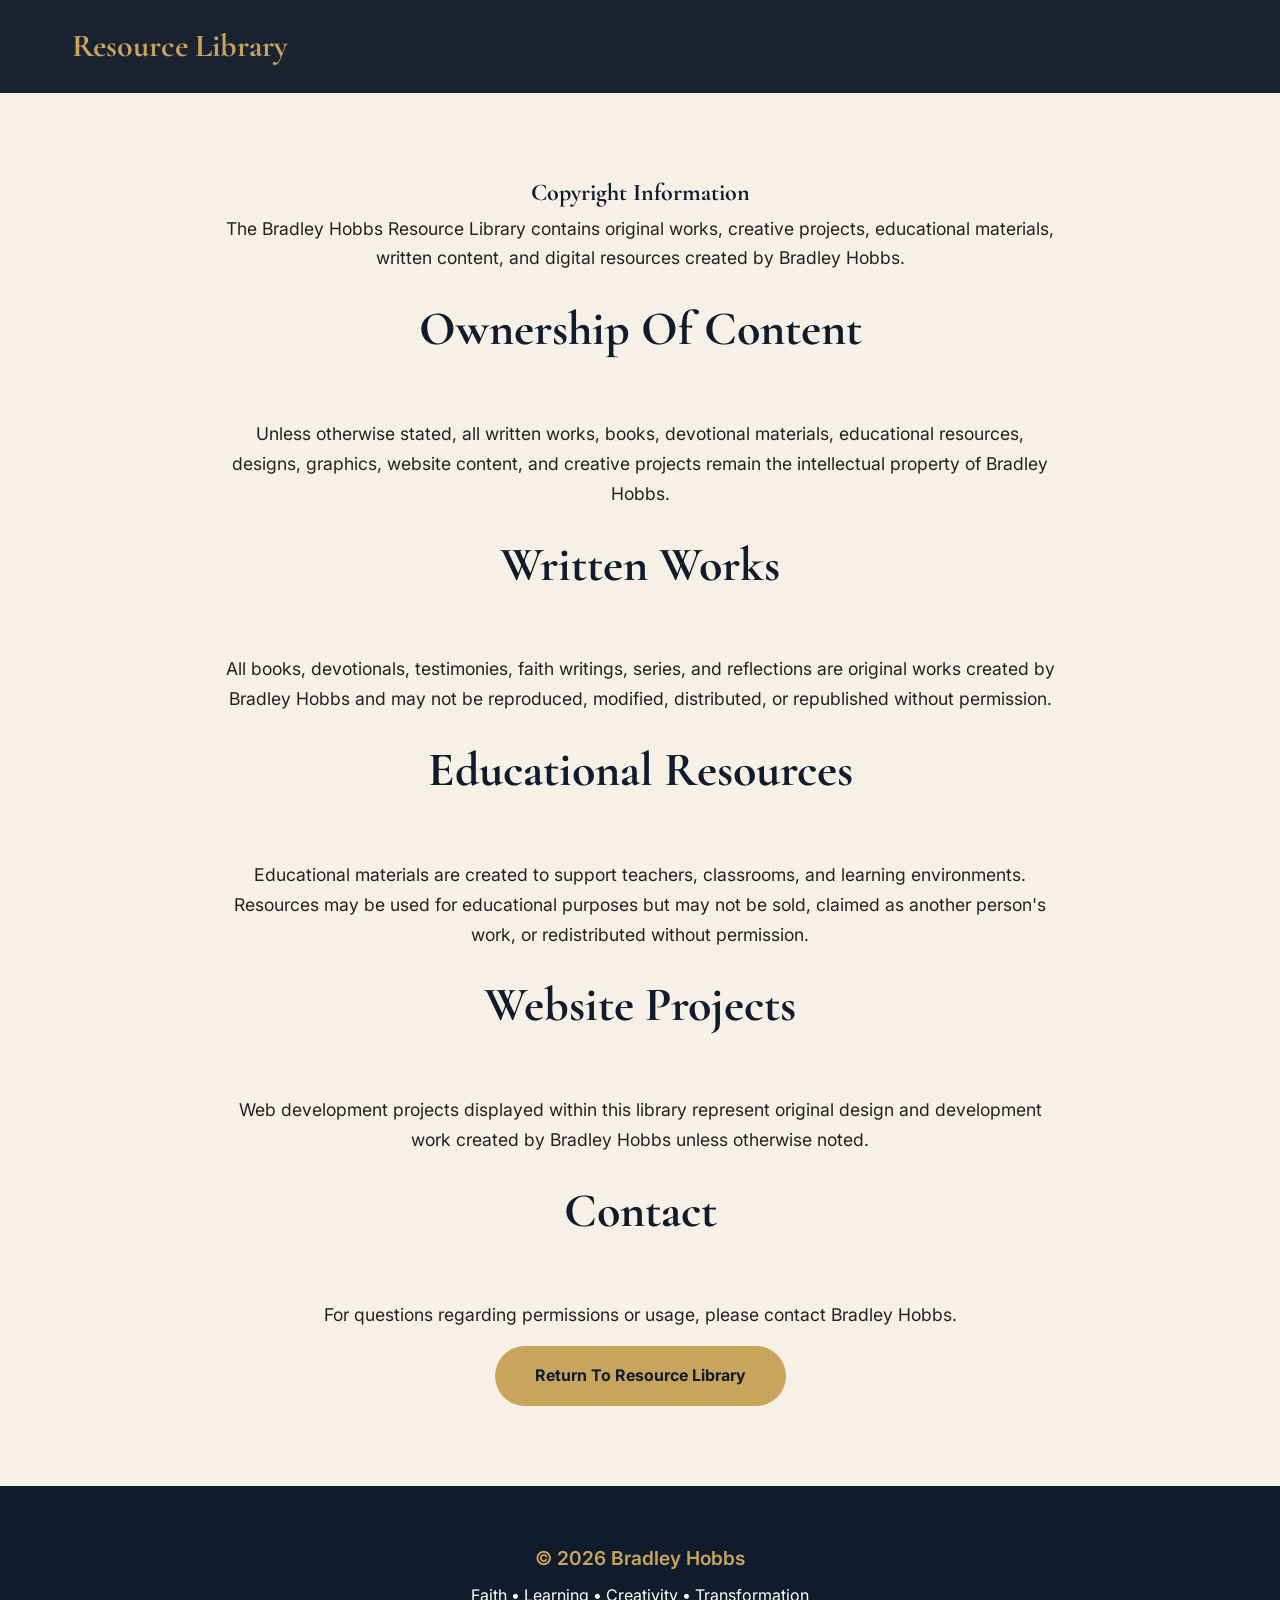
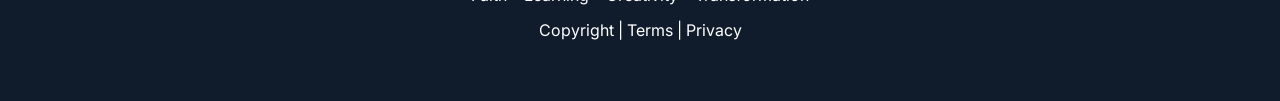
<file: copyright.html>
<!DOCTYPE html>
<html lang="en">

<head>

<meta charset="UTF-8">

<meta name="viewport" content="width=device-width, initial-scale=1.0">

<title>
Copyright | Bradley Hobbs Resource Library
</title>

<meta name="description" content="Copyright information for Bradley Hobbs Resource Library including original writings, designs, resources, and creative projects.">

<link rel="stylesheet" href="styles/resources.css">

</head>


<body>


<header class="header">

<nav class="navbar">

<a href="index.html" class="logo">
Resource Library
</a>


</nav>

</header>



<main>


<section class="intro">


<h1>
Copyright Information
</h1>


<p>
The Bradley Hobbs Resource Library contains original works,
creative projects, educational materials, written content,
and digital resources created by Bradley Hobbs.
</p>



<h2>
Ownership Of Content
</h2>


<p>
Unless otherwise stated, all written works, books,
devotional materials, educational resources, designs,
graphics, website content, and creative projects remain
the intellectual property of Bradley Hobbs.
</p>



<h2>
Written Works</h2>


<p>
All books, devotionals, testimonies, faith writings,
series, and reflections are original works created by
Bradley Hobbs and may not be reproduced, modified,
distributed, or republished without permission.
</p>



<h2>
Educational Resources
</h2>


<p>
Educational materials are created to support teachers,
classrooms, and learning environments. Resources may be
used for educational purposes but may not be sold,
claimed as another person's work, or redistributed
without permission.
</p>



<h2>
Website Projects
</h2>


<p>
Web development projects displayed within this library
represent original design and development work created
by Bradley Hobbs unless otherwise noted.
</p>



<h2>
Contact</h2>


<p>
For questions regarding permissions or usage,
please contact Bradley Hobbs.
</p>


<a href="index.html" class="button">
Return To Resource Library
</a>


</section>


</main>



<footer class="footer">

<p>
© <span class="footer-year"></span> Bradley Hobbs
</p>

<p>
Faith • Learning • Creativity • Transformation
</p>

<p>
<a href="copyright.html">Copyright</a> |
<a href="terms.html">Terms</a> |
<a href="privacy.html">Privacy</a>
</p>

</footer>


<script src="scripts/resources.js"></script>


</body>

</html>
</file>
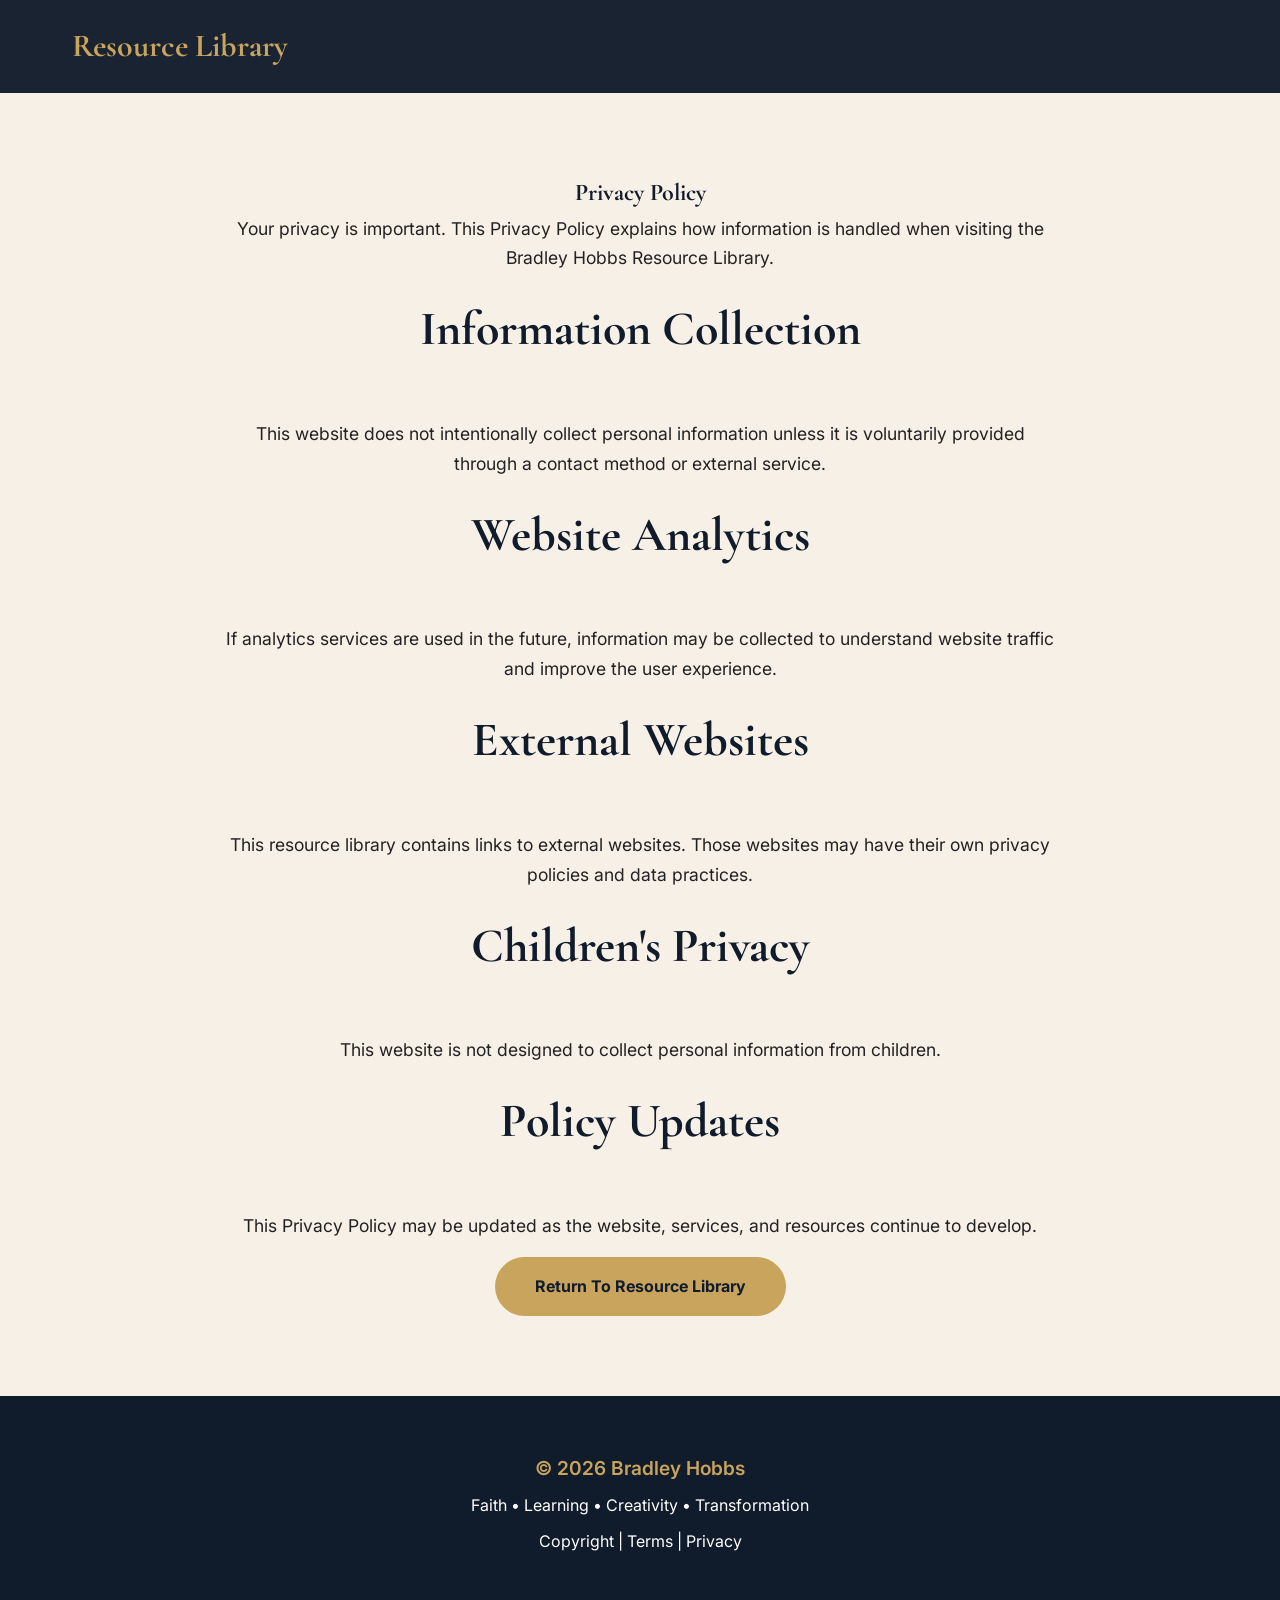
<file: privacy.html>
<!DOCTYPE html>
<html lang="en">

<head>

<meta charset="UTF-8">

<meta name="viewport" content="width=device-width, initial-scale=1.0">


<title>
Privacy Policy | Bradley Hobbs Resource Library
</title>


<link rel="stylesheet" href="styles/resources.css">

</head>


<body>


<header class="header">

<nav class="navbar">

<a href="index.html" class="logo">
Resource Library
</a>

</nav>

</header>



<main>


<section class="intro">


<h1>
Privacy Policy
</h1>


<p>
Your privacy is important. This Privacy Policy explains
how information is handled when visiting the Bradley Hobbs
Resource Library.
</p>



<h2>
Information Collection
</h2>


<p>
This website does not intentionally collect personal
information unless it is voluntarily provided through
a contact method or external service.
</p>



<h2>
Website Analytics
</h2>


<p>
If analytics services are used in the future, information
may be collected to understand website traffic and improve
the user experience.
</p>



<h2>
External Websites
</h2>


<p>
This resource library contains links to external websites.
Those websites may have their own privacy policies and
data practices.
</p>



<h2>
Children's Privacy
</h2>


<p>
This website is not designed to collect personal
information from children.
</p>



<h2>
Policy Updates
</h2>


<p>
This Privacy Policy may be updated as the website,
services, and resources continue to develop.
</p>



<a href="index.html" class="button">
Return To Resource Library
</a>


</section>


</main>



<footer class="footer">

<p>
© <span class="footer-year"></span> Bradley Hobbs
</p>


<p>
Faith • Learning • Creativity • Transformation
</p>

<p>
<a href="copyright.html">Copyright</a> |
<a href="terms.html">Terms</a> |
<a href="privacy.html">Privacy</a>
</p>

</footer>


<script src="scripts/resources.js"></script>


</body>

</html>
</file>
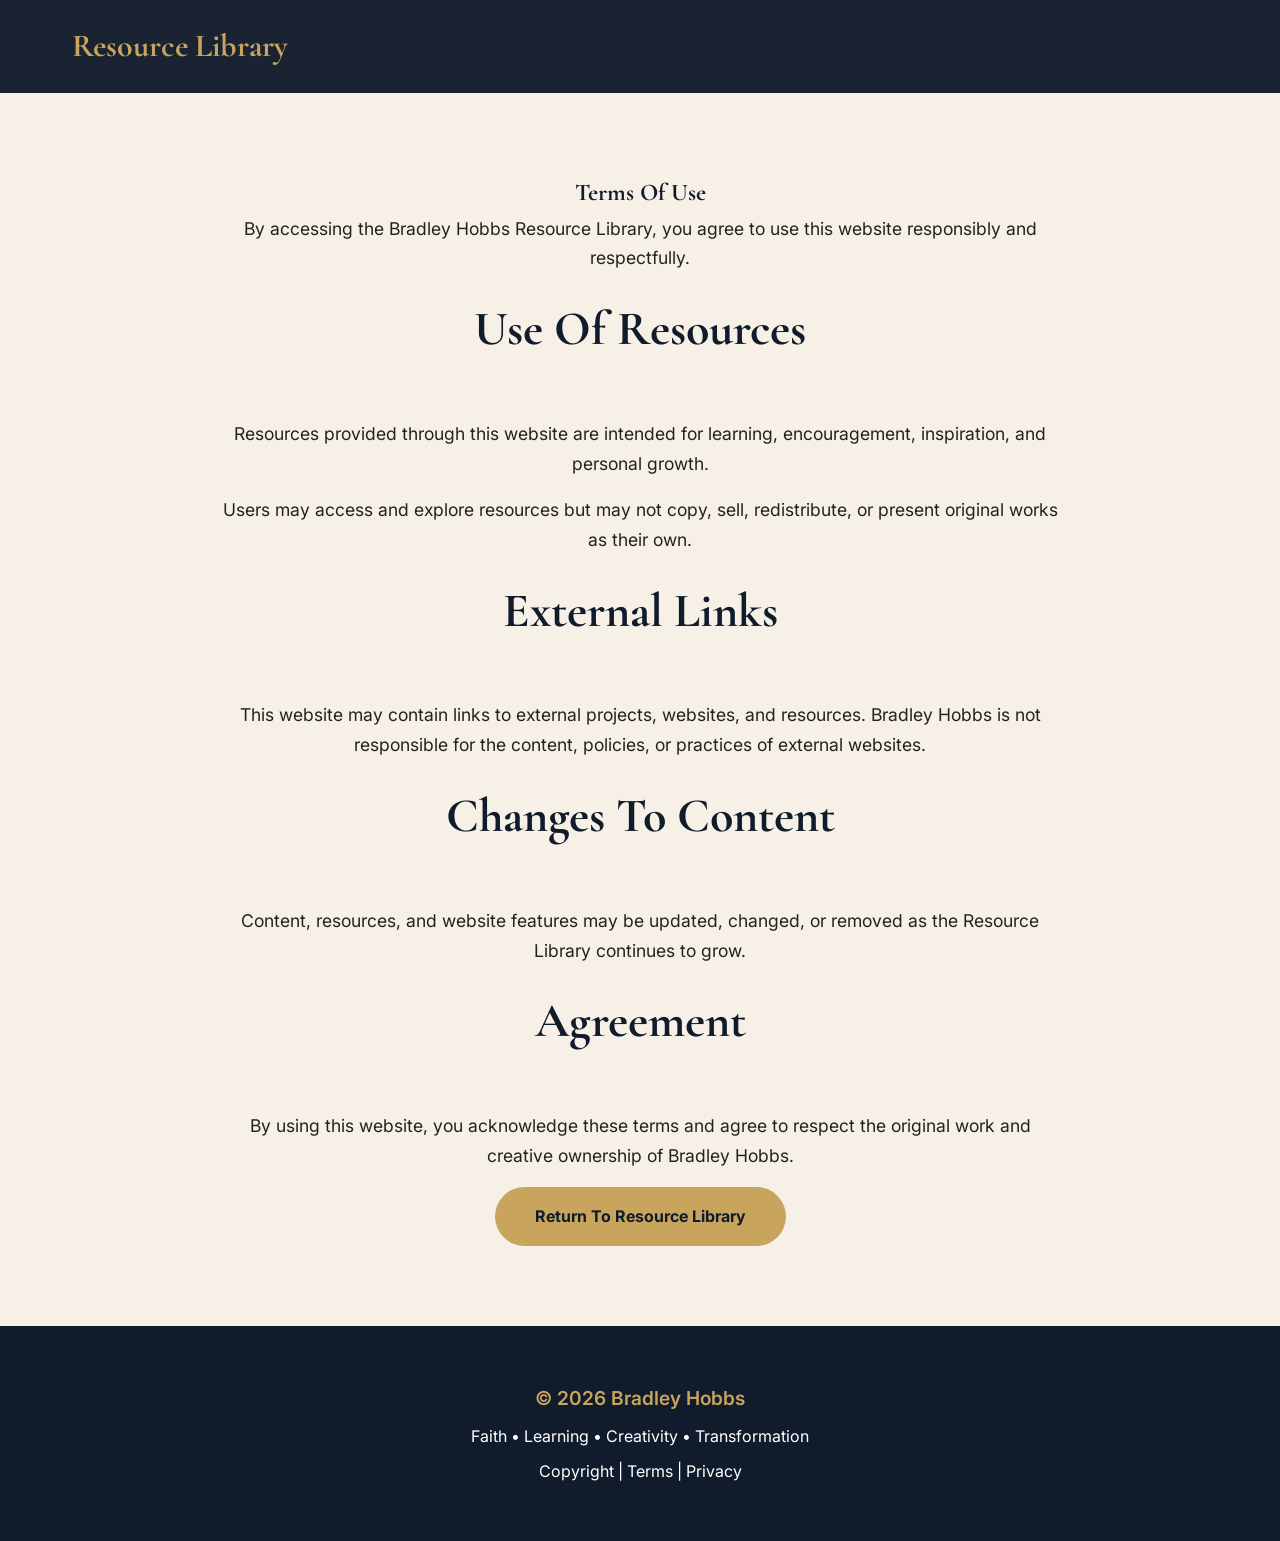
<file: terms.html>
<!DOCTYPE html>
<html lang="en">

<head>

<meta charset="UTF-8">

<meta name="viewport" content="width=device-width, initial-scale=1.0">


<title>
Terms Of Use | Bradley Hobbs Resource Library
</title>


<link rel="stylesheet" href="styles/resources.css">

</head>


<body>


<header class="header">

<nav class="navbar">

<a href="index.html" class="logo">
Resource Library
</a>

</nav>

</header>



<main>


<section class="intro">


<h1>
Terms Of Use
</h1>


<p>
By accessing the Bradley Hobbs Resource Library,
you agree to use this website responsibly and respectfully.
</p>



<h2>
Use Of Resources
</h2>


<p>
Resources provided through this website are intended
for learning, encouragement, inspiration, and personal
growth.
</p>



<p>
Users may access and explore resources but may not copy,
sell, redistribute, or present original works as their own.
</p>



<h2>
External Links</h2>


<p>
This website may contain links to external projects,
websites, and resources. Bradley Hobbs is not responsible
for the content, policies, or practices of external websites.
</p>



<h2>
Changes To Content
</h2>


<p>
Content, resources, and website features may be updated,
changed, or removed as the Resource Library continues
to grow.
</p>



<h2>
Agreement
</h2>


<p>
By using this website, you acknowledge these terms and
agree to respect the original work and creative ownership
of Bradley Hobbs.
</p>



<a href="index.html" class="button">
Return To Resource Library
</a>


</section>


</main>



<footer class="footer">

<p>
© <span class="footer-year"></span> Bradley Hobbs
</p>

<p>
Faith • Learning • Creativity • Transformation
</p>

<p>
<a href="copyright.html">Copyright</a> |
<a href="terms.html">Terms</a> |
<a href="privacy.html">Privacy</a>
</p>

</footer>


<script src="scripts/resources.js"></script>


</body>

</html>
</file>
<file: styles/resources.css>
@import url('https://fonts.googleapis.com/css2?family=Cormorant+Garamond:wght@400;500;600;700&family=Inter:wght@300;400;500;600;700&display=swap');

:root{--navy:#101b2b;--navy-light:#18283d;--gold:#c8a45d;--ivory:#f7f0e6;--white:#ffffff;--charcoal:#222222;--gray:#6b6b6b;--border:rgba(200,164,93,.35);--shadow:0 15px 40px rgba(0,0,0,.15)}
*{margin:0;padding:0;box-sizing:border-box}html{scroll-behavior:smooth}body{background:var(--ivory);color:var(--charcoal);font-family:"Inter",sans-serif;line-height:1.7}h1,h2,h3,h4{font-family:"Cormorant Garamond",serif;color:var(--navy)}p{margin-bottom:1rem}a{text-decoration:none;color:inherit}
.header{position:sticky;top:0;z-index:1000;background:rgba(16,27,43,.96);backdrop-filter:blur(10px)}.navbar{max-width:1200px;margin:auto;padding:1.2rem 2rem;display:flex;align-items:center;justify-content:space-between}.logo{color:var(--gold);font-family:"Cormorant Garamond",serif;font-size:2rem;font-weight:700}.nav-links{display:flex;align-items:center;gap:2rem;list-style:none}.nav-links a{color:var(--white);transition:.3s;font-weight:500}.nav-links a:hover,.nav-links a.active{color:var(--gold)}.menu-toggle{display:none;border:none;background:none;color:white;font-size:2rem;cursor:pointer}
.hero{min-height:75vh;display:flex;align-items:center;justify-content:center;text-align:center;padding:5rem 2rem;background:linear-gradient(rgba(16,27,43,.88),rgba(16,27,43,.95))}.hero-content{max-width:850px;color:white}.eyebrow{color:var(--gold);text-transform:uppercase;letter-spacing:3px;font-size:.9rem;margin-bottom:1rem}.hero h1{color:white;font-size:clamp(3rem,6vw,5rem);line-height:1;margin-bottom:1.5rem}.hero p{color:white;font-size:1.15rem;max-width:750px;margin:0 auto 2rem}.button{display:inline-block;padding:1rem 2.5rem;background:var(--gold);color:var(--navy);border-radius:50px;font-weight:700;transition:.3s}.button:hover{transform:translateY(-5px)}
section{max-width:1200px;margin:auto;padding:5rem 2rem}section h2{text-align:center;font-size:3rem;margin-bottom:3rem}.intro{text-align:center;max-width:900px}.intro p{font-size:1.1rem}.directory{width:100%}.resource-category{margin-bottom:6rem}.resource-category>p{max-width:850px;margin:0 auto 3rem;text-align:center;color:var(--gray);font-size:1.1rem}.resource-category h3{font-size:3rem;text-align:center;margin-bottom:1.5rem;position:relative}.resource-category h3::after{content:"";display:block;width:90px;height:3px;background:var(--gold);margin:1rem auto 0}.collection-title{font-size:2.3rem;margin:4rem 0 2rem;padding-bottom:.75rem;border-bottom:2px solid var(--border)}.series-heading{grid-column:1/-1;font-size:2.5rem;margin:4rem 0 1rem;padding-bottom:.75rem;border-bottom:3px solid var(--gold)}.series-description{grid-column:1/-1;max-width:850px;margin:0 0 2rem;color:var(--gray);font-size:1.1rem}
.resource-grid{display:grid;grid-template-columns:repeat(auto-fit,minmax(300px,1fr));gap:2rem}.resource-card{background:var(--white);padding:2.2rem;border-radius:20px;box-shadow:var(--shadow);display:flex;flex-direction:column;transition:transform .35s ease,box-shadow .35s ease;border-top:4px solid transparent}.resource-card:hover{transform:translateY(-8px);border-top:4px solid var(--gold);box-shadow:0 20px 50px rgba(0,0,0,.18)}.resource-card h4{font-size:2rem;line-height:1.2;margin-bottom:.75rem}.resource-card span{color:var(--gold);font-weight:600;letter-spacing:.5px;margin-bottom:1rem;display:block}.resource-card p{color:var(--charcoal);flex-grow:1}.resource-card ul{margin:1rem 0;padding-left:1.5rem}.resource-card li{margin-bottom:.4rem}.resource-card a{display:inline-block;margin-top:1.5rem;color:var(--navy);font-weight:700;width:max-content;border-bottom:2px solid var(--gold);transition:.3s}.resource-card a:hover{color:var(--gold)}
#education .resource-card,#faith .resource-card,#creative .resource-card,#clients .resource-card{border-top-color:rgba(200,164,93,.4)}.resource-card.hidden{opacity:0;transform:translateY(35px)}.resource-card.visible{opacity:1;transform:translateY(0);transition:all .7s ease}
/* The Who Series: keep all three books together in one balanced row. The third card was previously outside the grid, which caused it to stretch across the page. */
#books .resource-grid:first-of-type{display:contents}#books{display:grid;grid-template-columns:repeat(3,minmax(0,1fr));gap:2rem}#books>h3,#books>p,#books>.collection-title,#books>.series-description,#books>.resource-grid{grid-column:1/-1}#books>.resource-card{grid-column:auto}#books>.resource-grid:not(:first-of-type){display:grid;grid-template-columns:repeat(auto-fit,minmax(300px,1fr));gap:2rem}
.footer{background:var(--navy);color:var(--white);text-align:center;padding:3rem 2rem}.footer p{margin:.5rem 0}.footer p:first-child{color:var(--gold);font-size:1.2rem;font-weight:600}.error-page{min-height:100vh;display:flex;align-items:center;justify-content:center;text-align:center;background:var(--navy);color:white;padding:2rem}.error-container{max-width:700px}.error-number{font-family:"Cormorant Garamond",serif;font-size:8rem;color:var(--gold);line-height:1}.error-container h1{color:white;font-size:3rem;margin-bottom:1rem}.error-container p{font-size:1.1rem;margin-bottom:2rem}.error-button{display:inline-block;padding:1rem 2.5rem;background:var(--gold);color:var(--navy);border-radius:50px;font-weight:700}
@media(max-width:850px){.nav-links{display:none;position:absolute;top:80px;left:0;width:100%;background:var(--navy);flex-direction:column;text-align:center;padding:2rem;gap:1.5rem}.nav-links.active{display:flex}.menu-toggle{display:block}}
@media(max-width:700px){section{padding:3rem 1.25rem}section h2{font-size:2.3rem}.hero{min-height:65vh;padding:4rem 1.5rem}.hero h1{font-size:3rem}.hero p{font-size:1rem}.resource-category h3{font-size:2.2rem}.collection-title{font-size:1.8rem}.series-heading{font-size:2rem}.resource-grid{grid-template-columns:1fr}.resource-card{padding:1.7rem}.resource-card h4{font-size:1.8rem}#books{display:block}#books .resource-grid:first-of-type{display:grid;grid-template-columns:1fr;gap:2rem}#books>.resource-grid:not(:first-of-type){display:grid;grid-template-columns:1fr;gap:2rem}}
@media(max-width:420px){.logo{font-size:1.6rem}.hero h1{font-size:2.5rem}.button{width:100%}.resource-card{border-radius:15px}}
</file>
